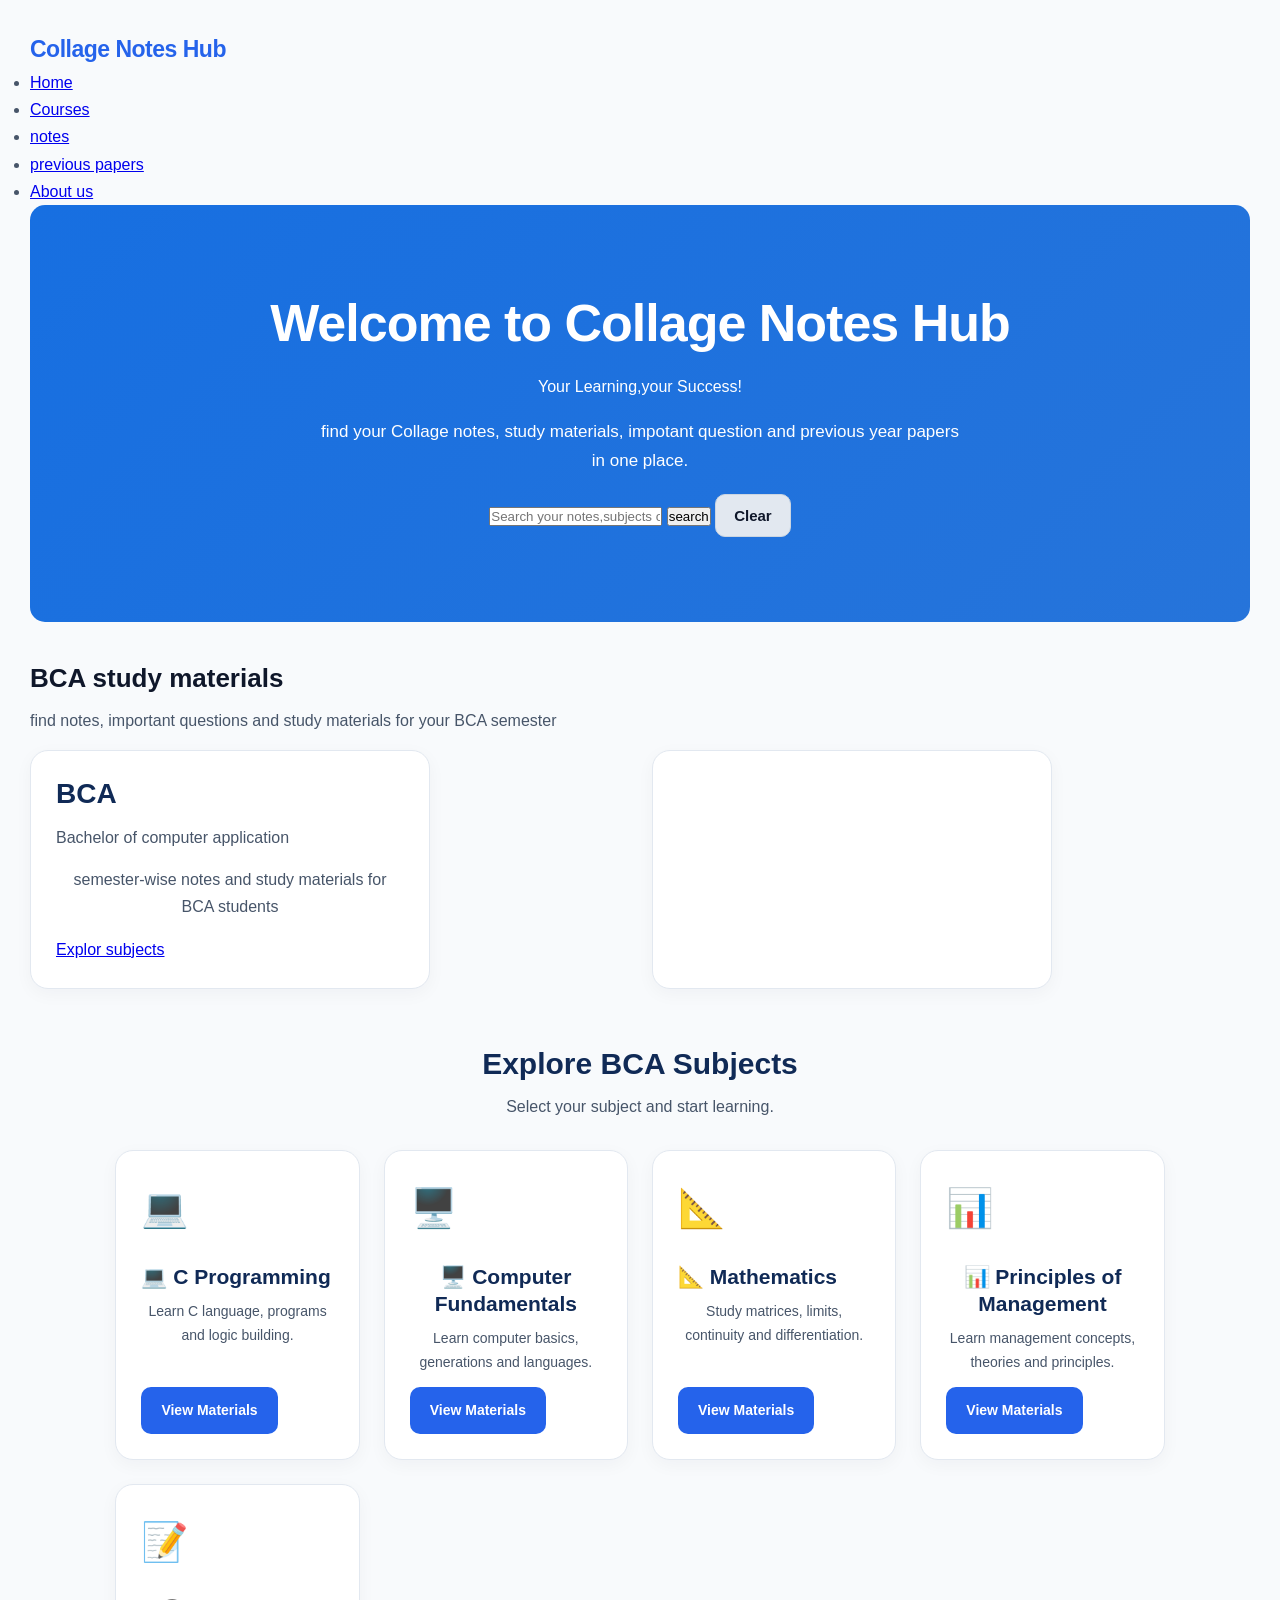
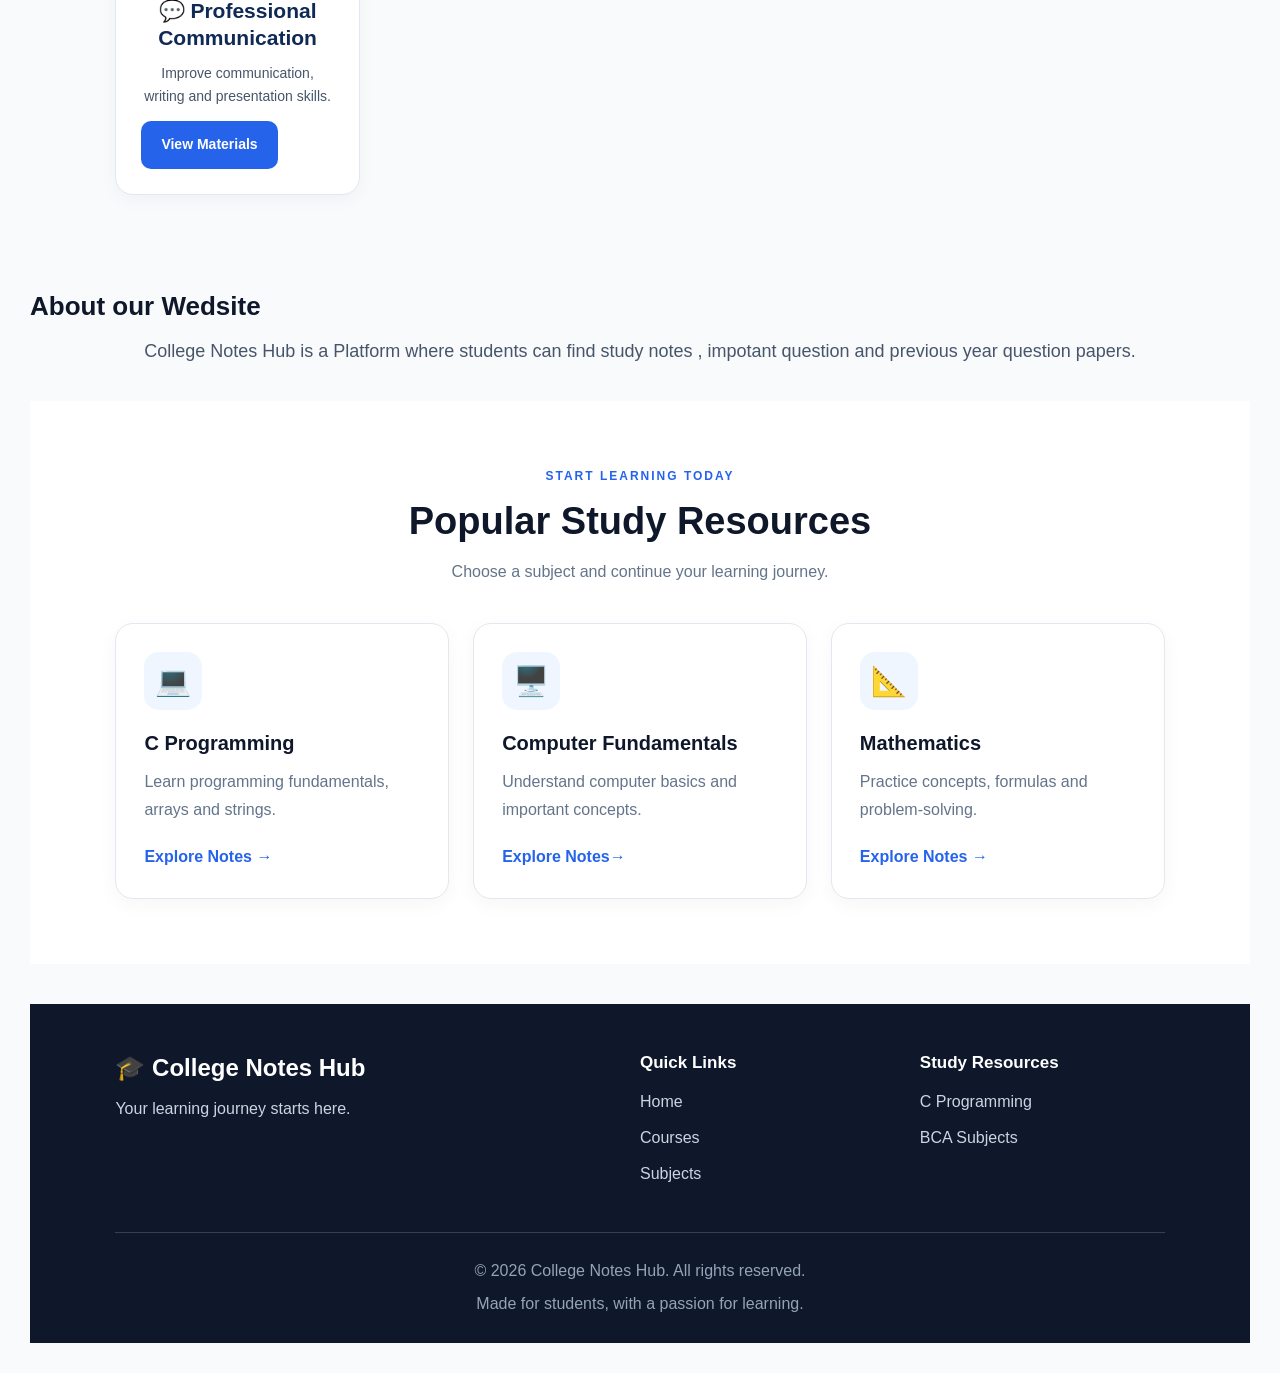
<file: index.html>
<!DOCTYPE html>
<html lang="en">

<head>
    <meta charset="UTF-8">
    <meta name="viewport" content="width=device-width,initial-scale=1.0">
    <title>
        College Notes Hub 
    </title>
    <link rel="stylesheet" href="style.css">

</head>

<body>

    </h1>
    <div class="logo">
        Collage Notes Hub
    </div>
    <ul class="nav-link">
        <li><a href="#home">Home</a></li>
        <li><a href="#courses">Courses</a></li>
        <li><a href="#notes">notes</a></li>
        <li><a href="#papers">previous papers</a></li>
        <li><a href="#about">About us</a></li>
    </ul>
    <!--Hero Section-->
    <section class="hero" id="home">
        <h1>Welcome to Collage Notes Hub</h1>
        <p class="tagline">
            Your Learning,your Success!
        </p>
        <p class="hero-description">
            find your Collage notes, study materials,
            impotant question and previous year papers
            in one place.
        </p>
        <!--Search Bar -->
        <div class="Search-box">
            <input type="text" id="searchInput" placeholder="Search your notes,subjects or Courses...">
            <button type="button" id="searchButton">
                search
            </button>
            
<button id="clearSearchButton" type="button">Clear</button>


        </div>
    </section>
    <!--BCA courses Seaction -->
    <section class="Courses"
    id="Courses">
    <div class="Seaction-heading">
        <h2>BCA study materials</h2>
        <p>
            find notes, important questions and study
            materials for your BCA semester
        </p>
    </div>
    <div class="course-container">
        <!-- BCA card-->
         <div class="course-card">
            <div class="course-icon"> </div> 
            <h3>BCA</h3>
            <p>
                Bachelor of computer application
            </p> 
            <p class="course-detail">
                semester-wise notes and study materials
                for BCA students
            </p>
            <a href="#subjects"
            class="course-buttion">
            Explor subjects
        </a>
         </div>

         <!--BCA card-->
         <div class="course-card">
            <div class="course-icon"> </div>
            
         </div>

    </div>
     </section>
     <!-- BCA Subjects Section -->
<section class="subjects" id="subjects">

    <div class="section-heading">
        <h2>Explore BCA Subjects</h2>

        <p>
            Select your subject and start learning.
        </p>
    </div>

    <div class="subject-container">

        <!-- Subject 1 -->
        <div class="subject-card">
            <div class="subject-icon">💻</div>
            <h3>
<h3>💻 C Programming</h3>
</h3>
            <p>Learn C language, programs and logic building.</p>
            <a href="#notes" class="subject-button">View Materials</a>
        </div>

        <!-- Subject 2 -->
        <div class="subject-card">
            <div class="subject-icon">🖥️</div>
            <h3><h3>🖥️ Computer Fundamentals</h3></h3>
            <p>Learn computer basics, generations and languages.</p>
            <a href="#notes" class="subject-button">View Materials</a>
</a></div>

        <!-- Subject 3 -->
        <div class="subject-card">
            <div class="subject-icon">📐</div>
            <h3><h3>📐 Mathematics</h3></h3>
            <p>Study matrices, limits, continuity and differentiation.</p>
            <a href="#notes" class="subject-button">View Materials</a>
            
        </div>

        <!-- Subject 4 -->
        <div class="subject-card">
            <div class="subject-icon">📊</div>
            <h3><h3>📊 Principles of Management</h3></h3>
            <p>Learn management concepts, theories and principles.</p>
            <a href="#notes" class="subject-button">View Materials</a><a href="management.html">
</a>
        </div>

        <!-- Subject 5 -->
        <div class="subject-card">
            <div class="subject-icon">📝</div>
            <h3><h3>💬 Professional Communication</h3></h3>
            <p>Improve communication, writing and presentation skills.</p>
            <a href="#notes" class="subject-button">View Materials</a>
        </div>

    </div>

</section>
    
    <h2>About our Wedsite</h2>
    <p>
        College Notes Hub is a Platform where students
        can find study notes , impotant question and previous year question papers.
    </p>
    <script src="script.js"></script>
    
<!-- Professional Footer -->
 
<!-- Popular Study Resources -->
<section class="popular-resources" id="resources">
    <div class="resources-heading">
        <p class="resources-label">START LEARNING TODAY</p>
        <h2>Popular Study Resources</h2>
        <p>Choose a subject and continue your learning journey.</p>
    </div>

    <div class="resources-grid">
        <article class="resource-card">
            <div class="resource-icon">💻</div>
            <h3>C Programming</h3>
            <p>Learn programming fundamentals, arrays and strings.</p>
            <a href="c-programming.html">Explore Notes →</a>
        </article>

        <article class="resource-card">
            <div class="resource-icon">🖥️</div>
            <h3>Computer Fundamentals</h3>
            <p>Understand computer basics and important concepts.</p>
            <a href="#subjects"></a><a href="computer-fundamentals.html">
    Explore Notes→
</a>
        </article>

        <article class="resource-card">
            <div class="resource-icon">📐</div>
            <h3>Mathematics</h3>
            <p>Practice concepts, formulas and problem-solving.</p>
            <a href="#subjects"></a>
            <a href="mathematics.html">
                Explore Notes →
</a>
</a>
</a>
        </article>
    </div>
</section>

<footer class="site-footer">
    <div class="footer-content">
        <div class="footer-brand">
            <h2>🎓 College Notes Hub</h2>
            <p>Your learning journey starts here.</p>
        </div>

        <div class="footer-links">
            <h3>Quick Links</h3>
            <a href="#home">Home</a>
            <a href="#courses">Courses</a>
            <a href="#subjects">Subjects</a>
        </div>

        <div class="footer-links">
            <h3>Study Resources</h3>
            <a href="c-programming.html">C Programming</a>
            <a href="#subjects">BCA Subjects</a>
        </div>
    </div>

    <div class="footer-bottom">
        <p>&copy; 2026 College Notes Hub. All rights reserved.</p>
        <p>Made for students, with a passion for learning.</p>
    </div>
</footer>

</body>

<script src="script.js"></script>



</html>
</file>
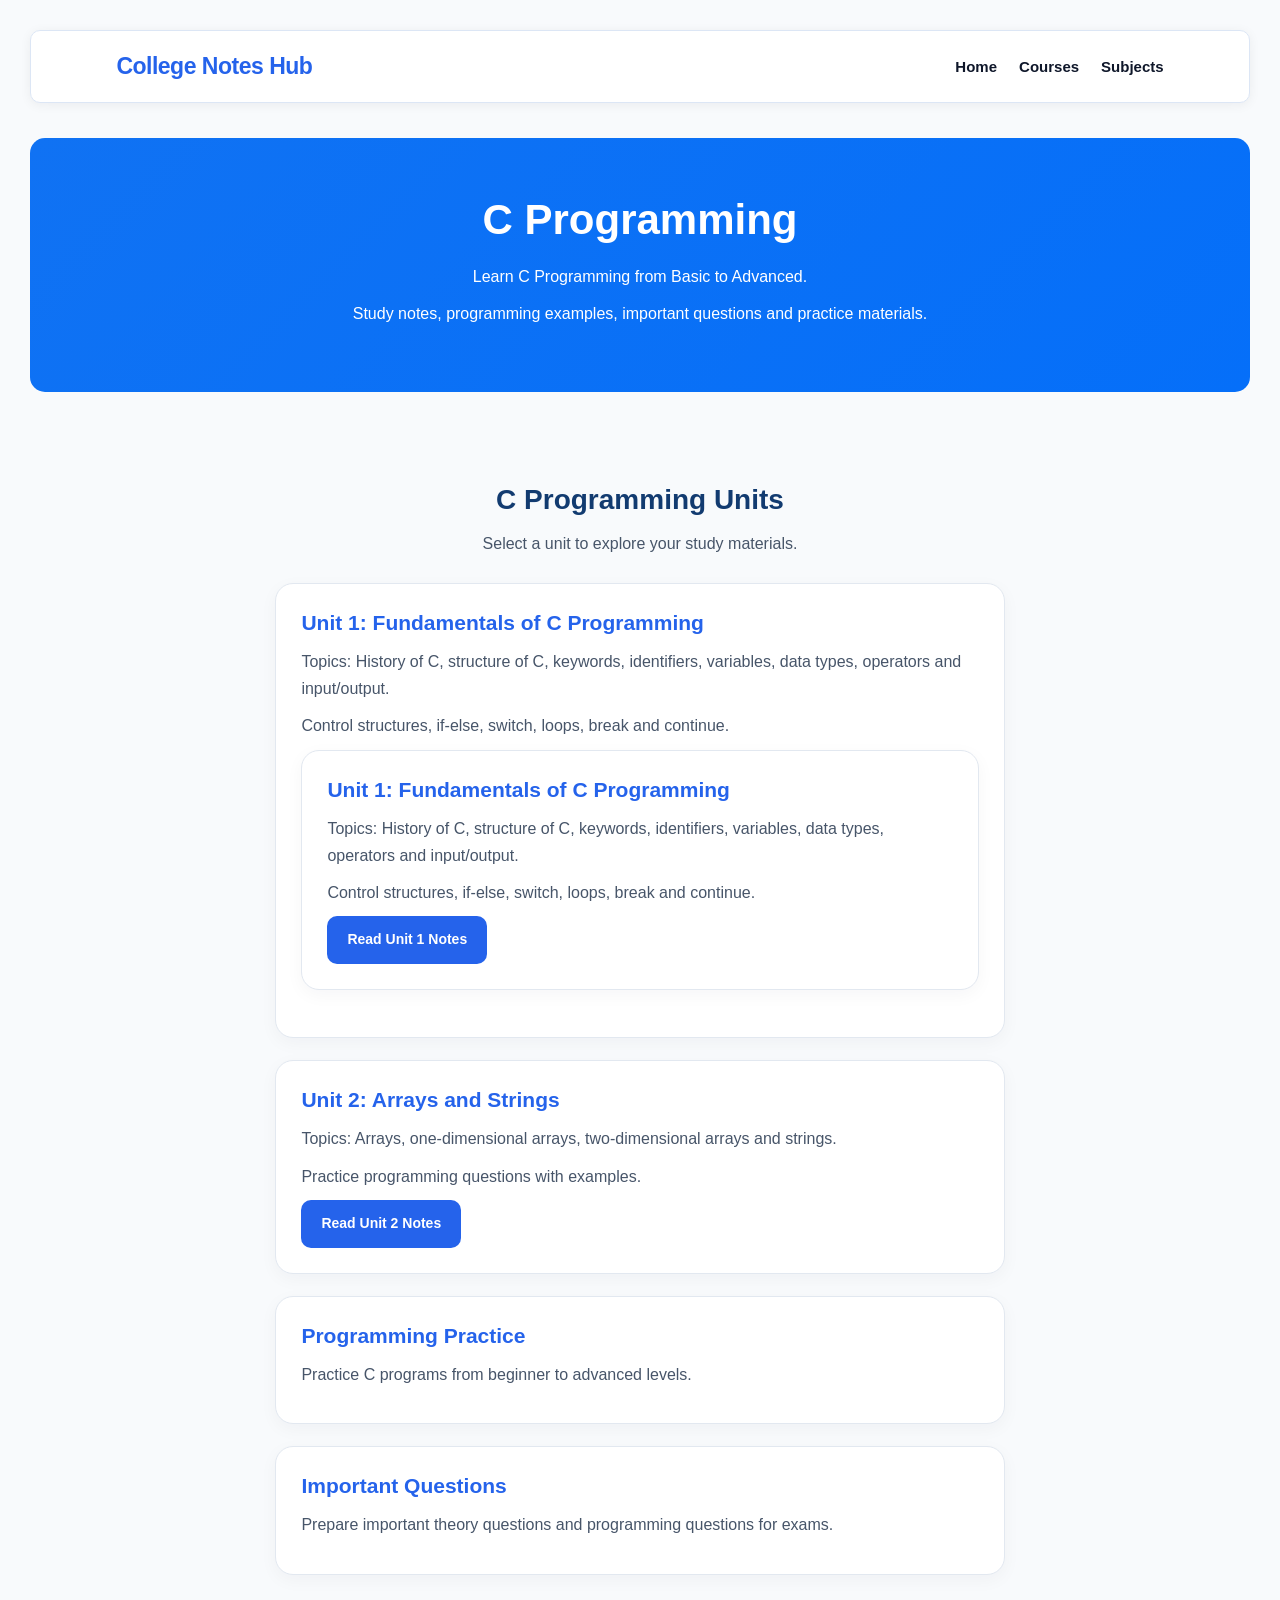
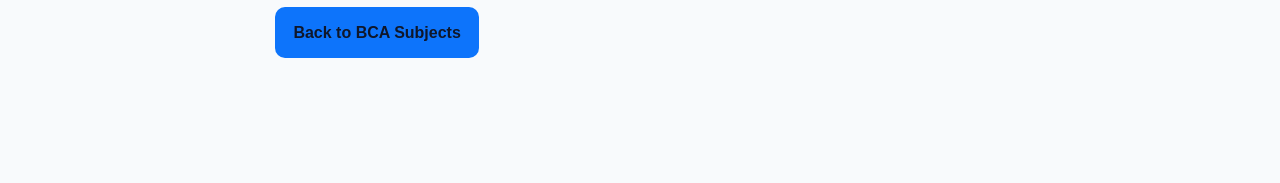
<file: C-programming.html>
<!DOCTYPE html>
<html lang="en">

<head>
    <meta charset="UTF-8">

    <meta name="viewport"
          content="width=device-width, initial-scale=1.0">

    <title>C Programming - College Notes Hub</title>

    <link rel="stylesheet" href="style.css">
</head>

<body>

    <!-- Navigation Bar -->
    <nav class="navbar">

        <div class="logo">
            College Notes Hub
        </div>

        <ul class="nav-links">
            <li><a href="index.html#home">Home</a></li>

            <li><a href="index.html#courses">Courses</a></li>

            <li><a href="index.html#subjects">Subjects</a></li>
        </ul>

    </nav>


    <!-- C Programming Header -->
    <section class="subject-header">

        <h1>C Programming</h1>

        <p>
            Learn C Programming from Basic to Advanced.
        </p>

        <p>
            Study notes, programming examples,
            important questions and practice materials.
        </p>

    </section>


    <!-- Units Section -->
    <section class="unit-section">

        <h2>C Programming Units</h2>

        <p class="unit-intro">
            Select a unit to explore your study materials.
        </p>


        <!-- Unit 1 -->
        <div class="unit-card">

            <h3>Unit 1: Fundamentals of C Programming</h3>

            <p>
                Topics: History of C, structure of C,
                keywords, identifiers, variables,
                data types, operators and input/output.
            </p>

            <p>
                Control structures, if-else, switch,
                loops, break and continue.
            </p>
            <!-- Unit 1 -->
<div class="unit-card">

    <h3>Unit 1: Fundamentals of C Programming</h3>

    <p>
        Topics: History of C, structure of C,
        keywords, identifiers, variables,
        data types, operators and input/output.
    </p>

    <p>
        Control structures, if-else, switch,
        loops, break and continue.
    </p>

    <a href="c-unit-1.html" class="subject-button">
        Read Unit 1 Notes
    </a>

</div>

        </div>


        <!-- Unit 2 -->
        <div class="unit-card">

            <h3>Unit 2: Arrays and Strings</h3>

            <p>
                Topics: Arrays, one-dimensional arrays,
                two-dimensional arrays and strings.
            </p>

            <p>
                Practice programming questions
                with examples.
            </p>
            <a href="c-unit-2.html" class="subject-button">
    Read Unit 2 Notes
</a>


        </div>


        <!-- Programming Practice -->
        <div class="unit-card">

            <h3>Programming Practice</h3>

            <p>
                Practice C programs from beginner
                to advanced levels.
            </p>

        </div>


        <!-- Important Questions -->
        <div class="unit-card">

            <h3>Important Questions</h3>

            <p>
                Prepare important theory questions
                and programming questions for exams.
            </p>

        </div>


        <!-- Back Button -->
        <a href="index.html#subjects" class="back-button">
            Back to BCA Subjects
        </a>

    </section>

</body>

</html>
</file>
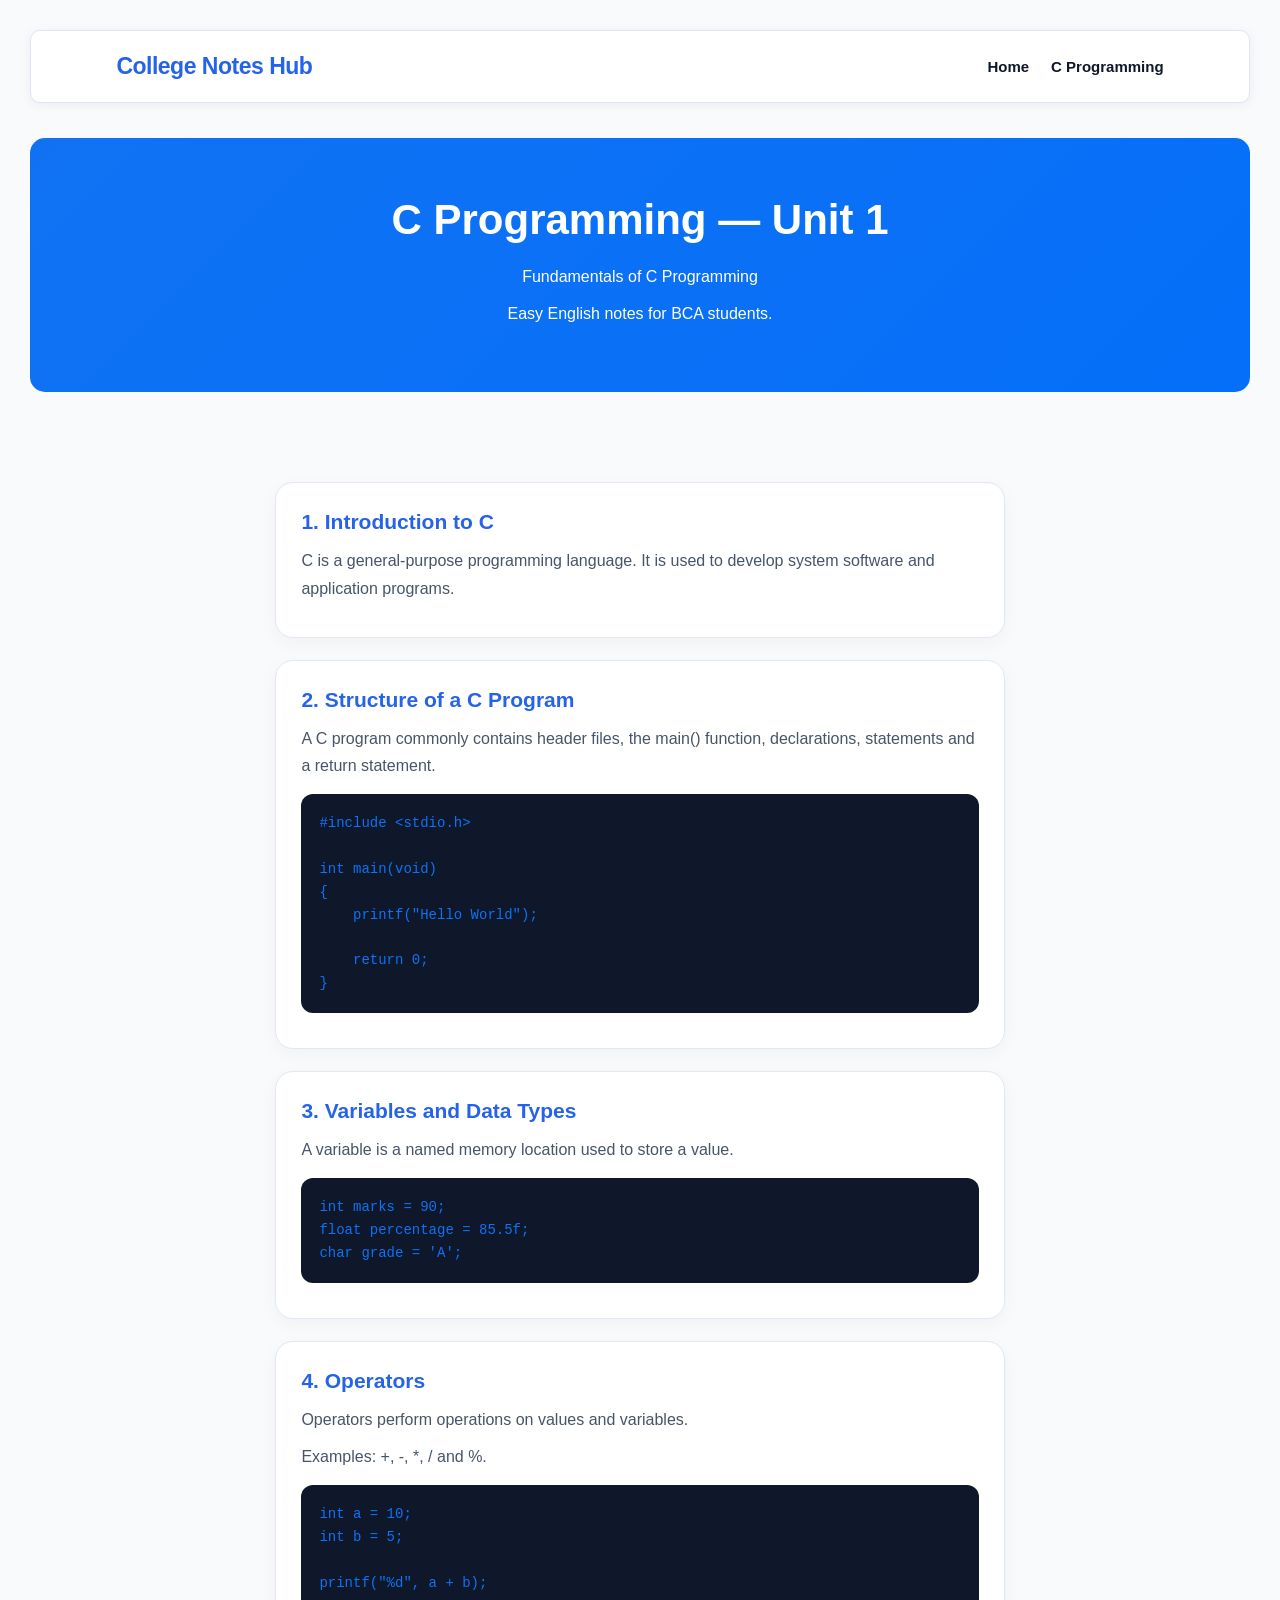
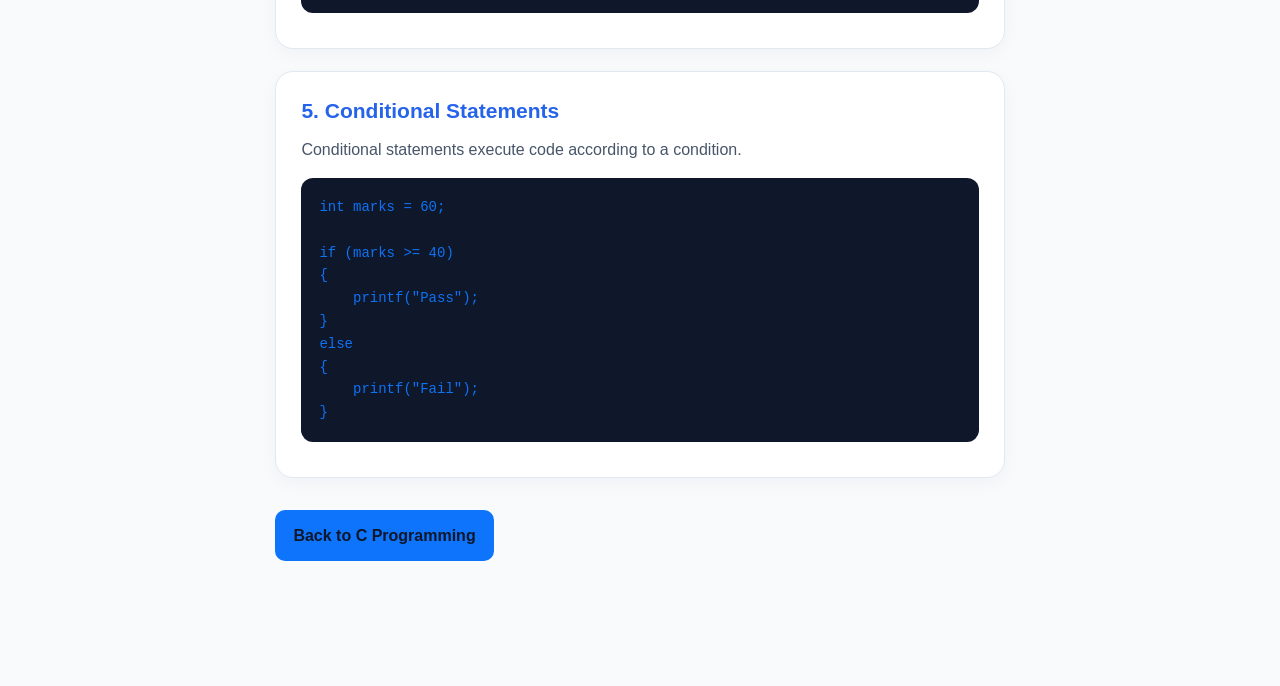
<file: c-unit-1.html>
<!DOCTYPE html>
<html lang="en">

<head>
    <meta charset="UTF-8">

    <meta name="viewport"
          content="width=device-width, initial-scale=1.0">

    <title>C Programming Unit 1 - College Notes Hub</title>

    <link rel="stylesheet" href="style.css">
</head>

<body>

    <nav class="navbar">

        <div class="logo">
            College Notes Hub
        </div>

        <ul class="nav-links">
            <li><a href="index.html#home">Home</a></li>
            <li><a href="c-programming.html">C Programming</a></li>
        </ul>

    </nav>


    <section class="subject-header">

        <h1>C Programming — Unit 1</h1>

        <p>
            Fundamentals of C Programming
        </p>

        <p>
            Easy English notes for BCA students.
        </p>

    </section>


    <section class="unit-section">

        <div class="unit-card">

            <h3>1. Introduction to C</h3>

            <p>
                C is a general-purpose programming language.
                It is used to develop system software and
                application programs.
            </p>

        </div>


        <div class="unit-card">

            <h3>2. Structure of a C Program</h3>

            <p>
                A C program commonly contains header files,
                the main() function, declarations,
                statements and a return statement.
            </p>

            <pre><code>#include &lt;stdio.h&gt;

int main(void)
{
    printf("Hello World");

    return 0;
}</code></pre>

        </div>


        <div class="unit-card">

            <h3>3. Variables and Data Types</h3>

            <p>
                A variable is a named memory location
                used to store a value.
            </p>

            <pre><code>int marks = 90;
float percentage = 85.5f;
char grade = 'A';</code></pre>

        </div>


        <div class="unit-card">

            <h3>4. Operators</h3>

            <p>
                Operators perform operations on values
                and variables.
            </p>

            <p>
                Examples: +, -, *, / and %.
            </p>

            <pre><code>int a = 10;
int b = 5;

printf("%d", a + b);</code></pre>

        </div>


        <div class="unit-card">

            <h3>5. Conditional Statements</h3>

            <p>
                Conditional statements execute code
                according to a condition.
            </p>

            <pre><code>int marks = 60;

if (marks >= 40)
{
    printf("Pass");
}
else
{
    printf("Fail");
}</code></pre>

        </div>


        <a href="c-programming.html" class="back-button">
            Back to C Programming
        </a>

    </section>

</body>

</html>
</file>
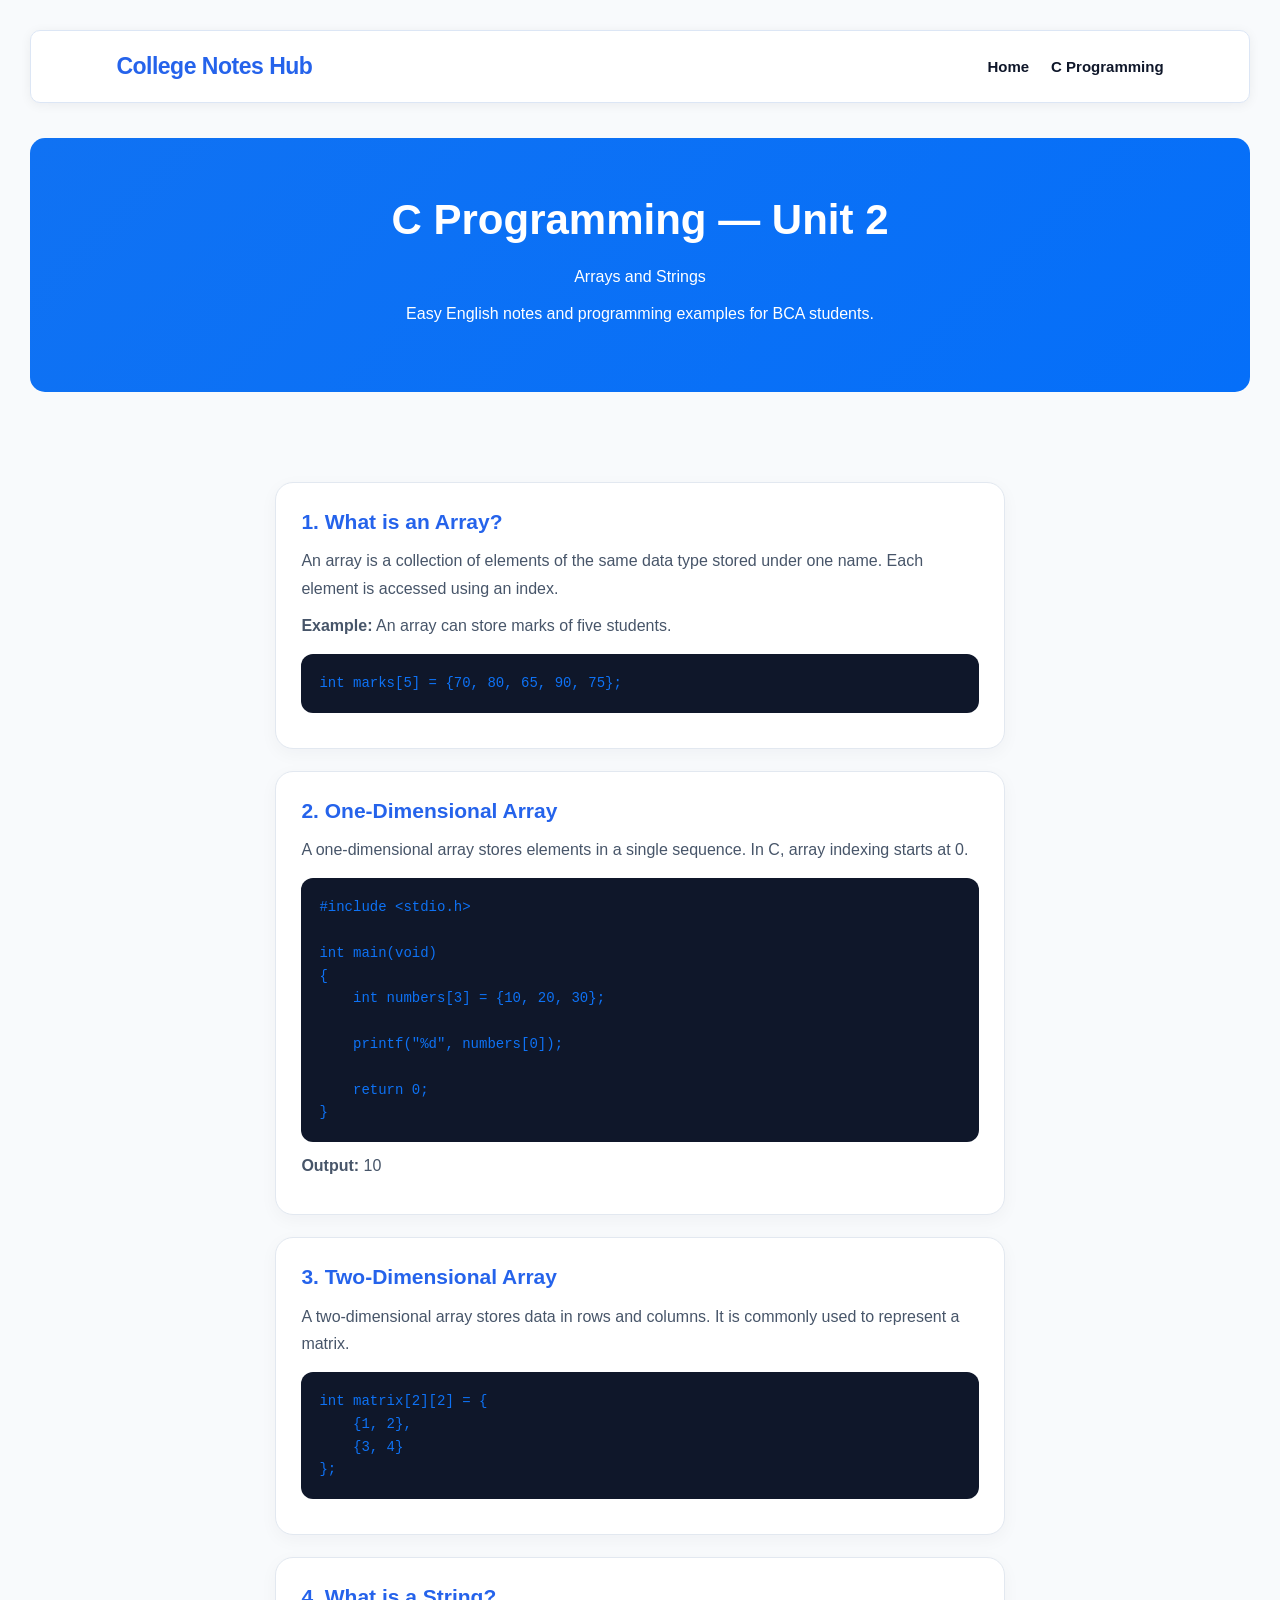
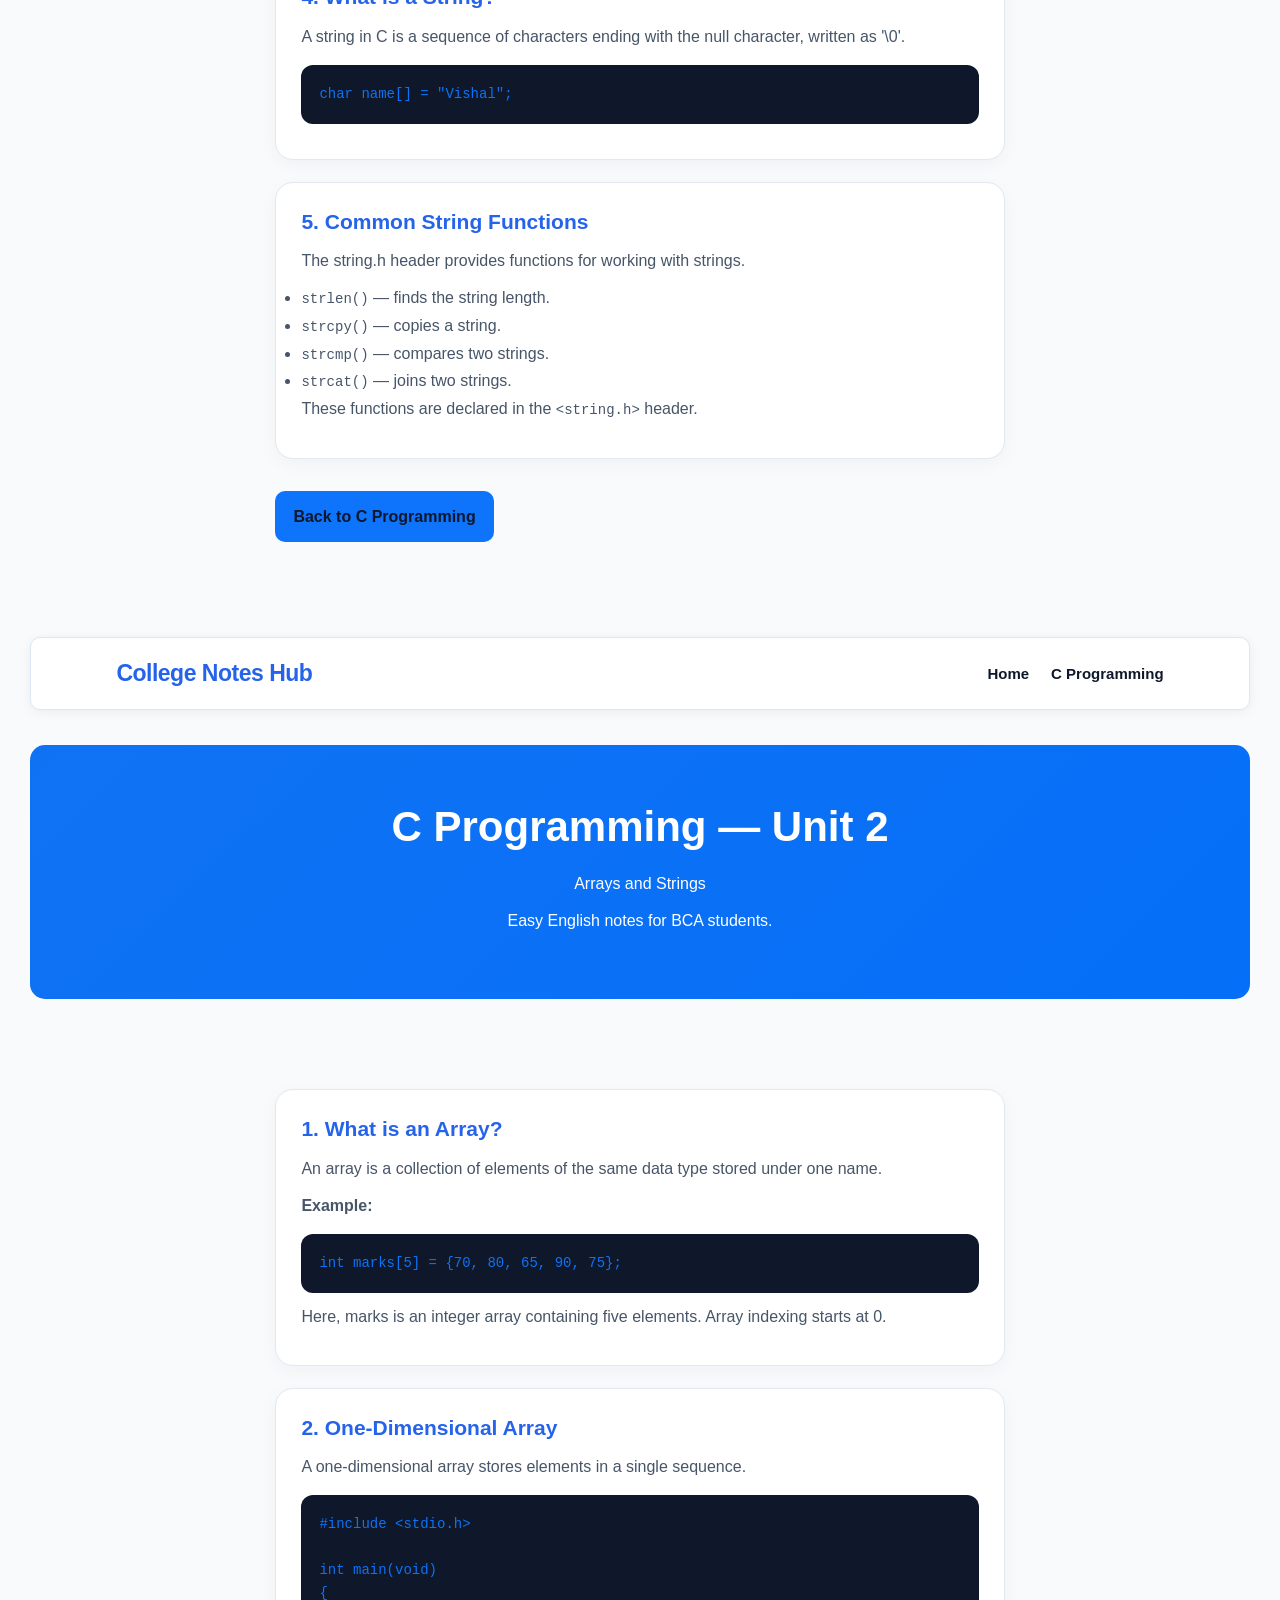
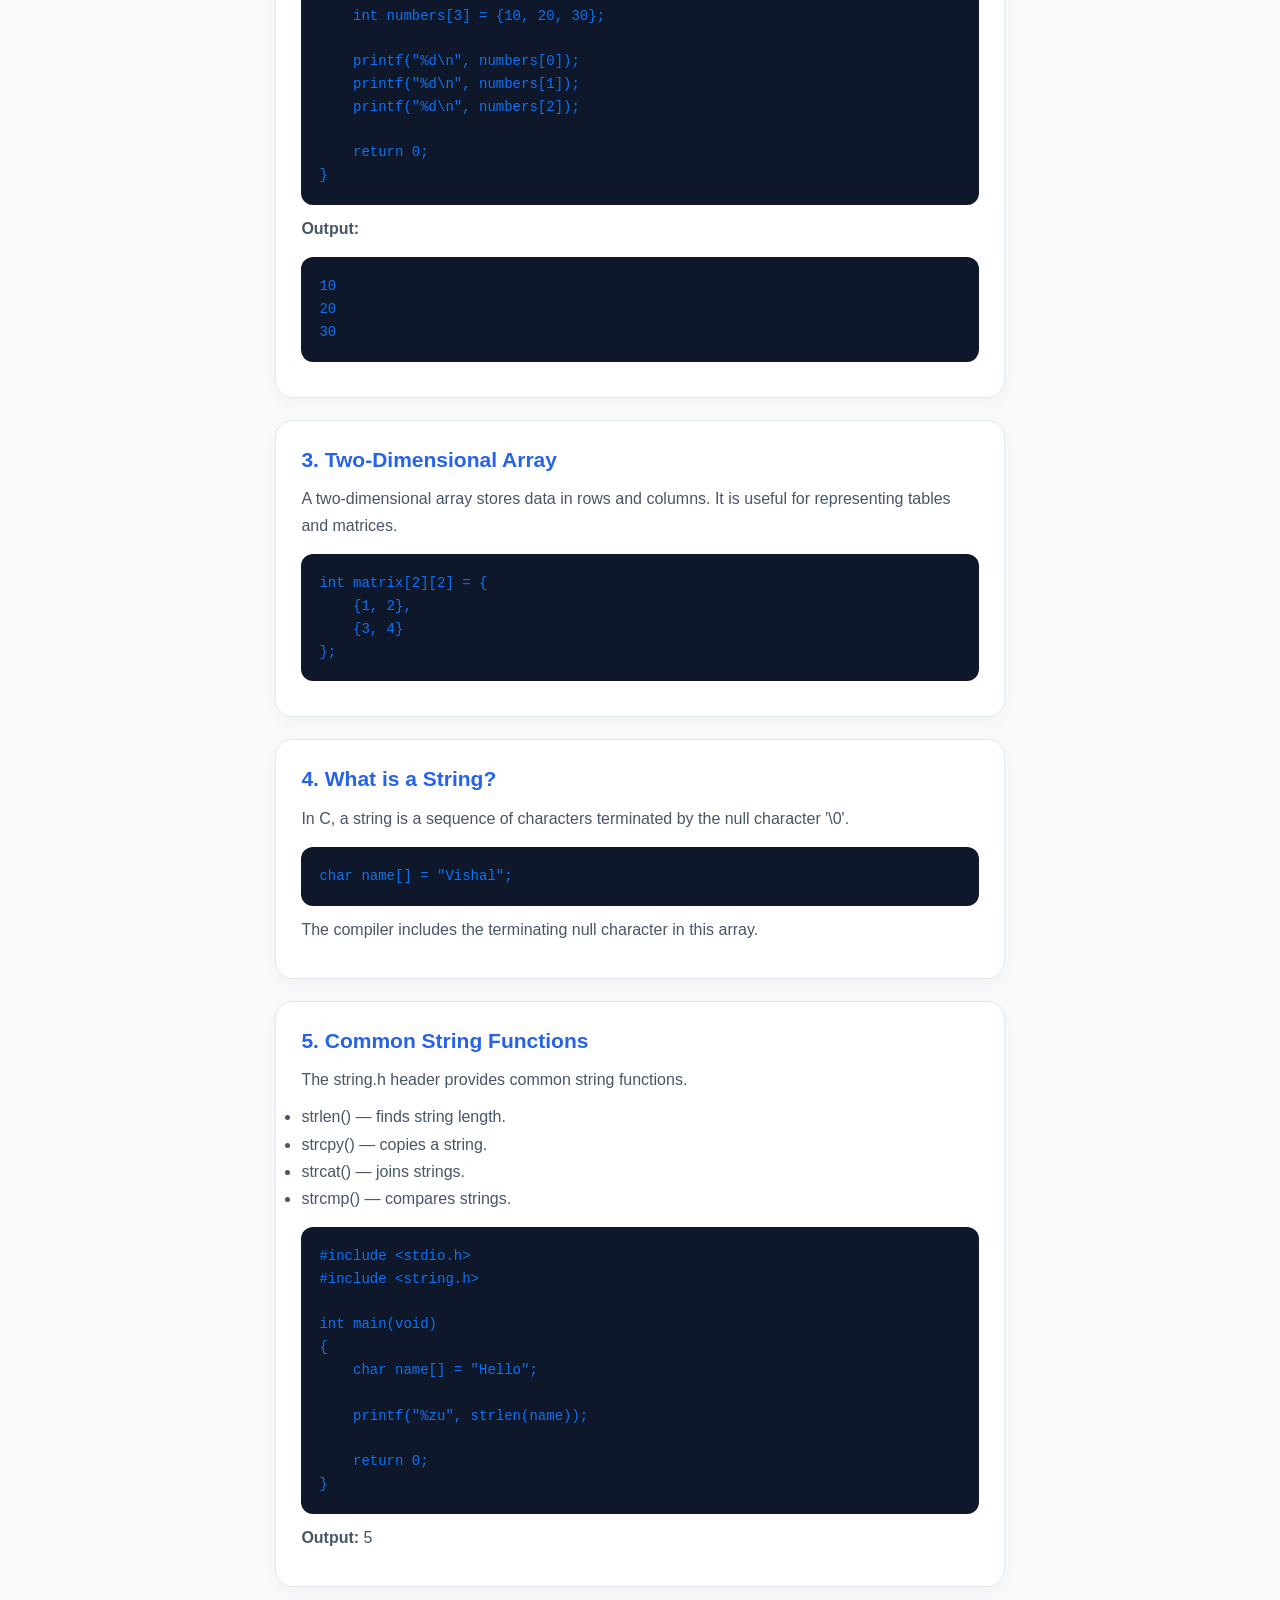
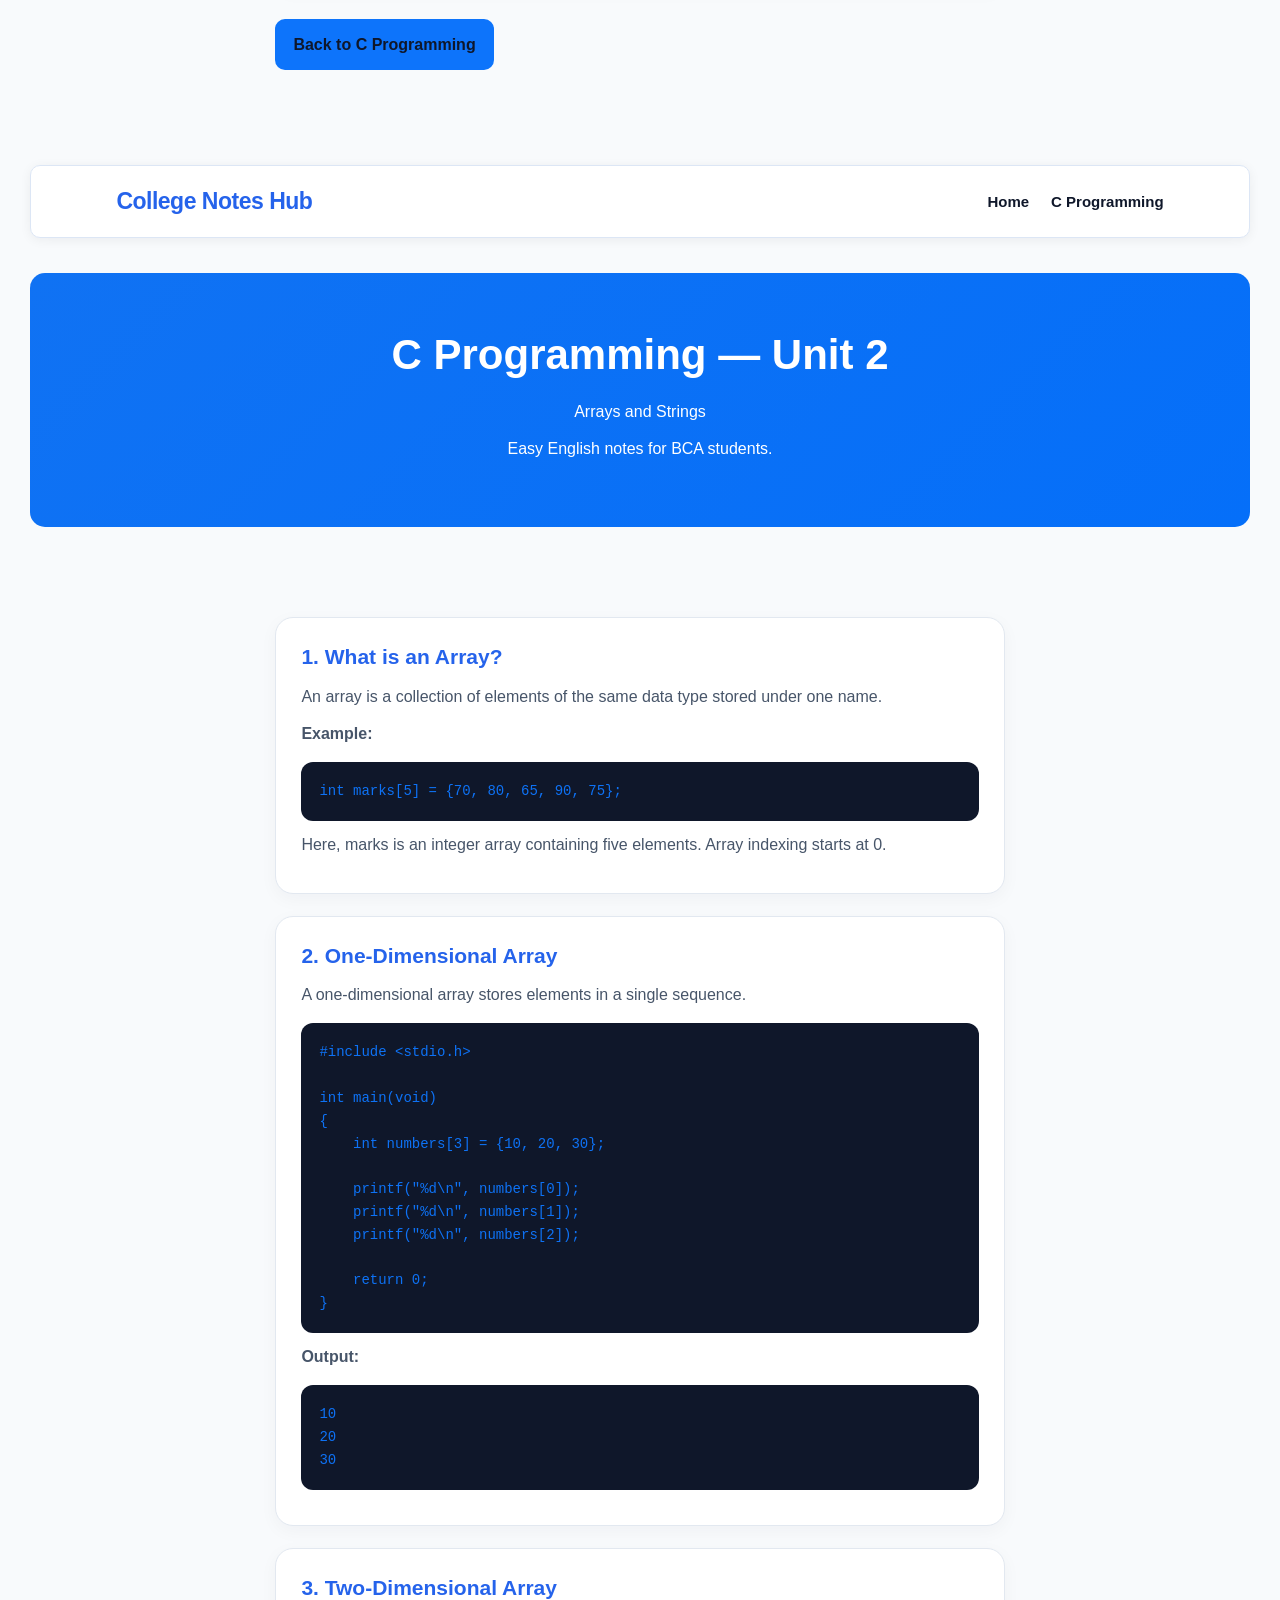
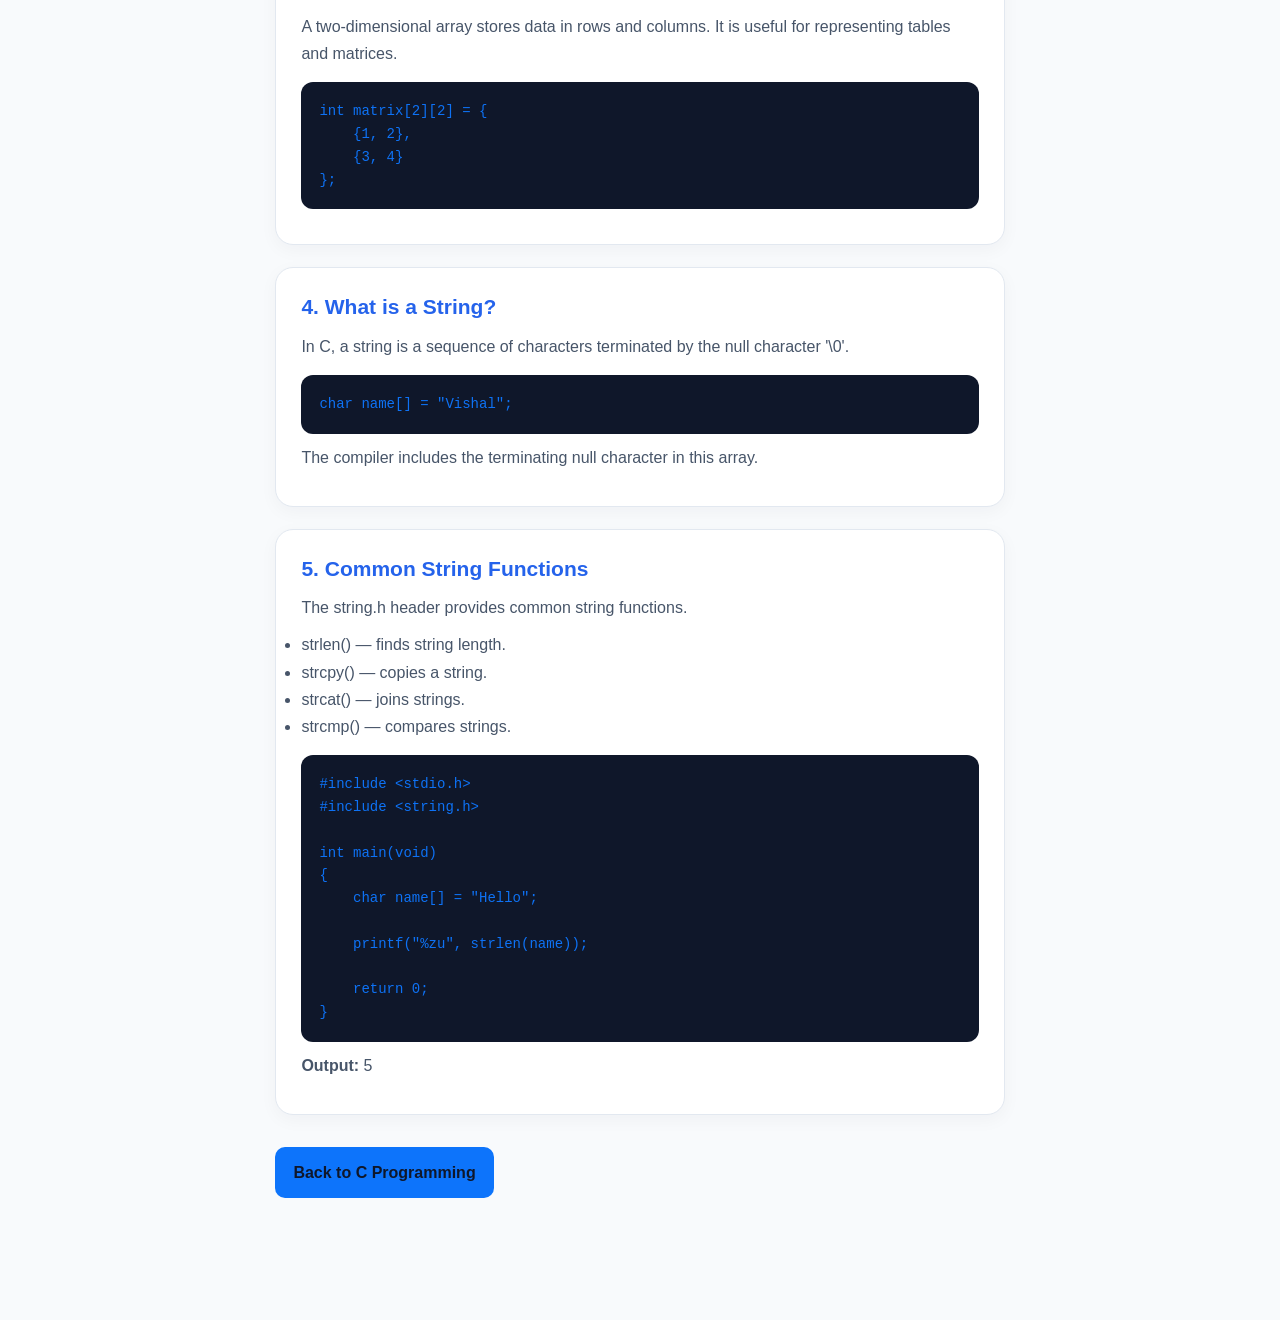
<file: c-unit-2.html>
<!DOCTYPE html>
<html lang="en">

<head>
    <meta charset="UTF-8">
    <meta name="viewport" content="width=device-width, initial-scale=1.0">

    <title>C Programming Unit 2 - College Notes Hub</title>

    <link rel="stylesheet" href="style.css">
</head>

<body>

    <!-- Navigation Bar -->
    <nav class="navbar">

        <div class="logo">College Notes Hub</div>

        <ul class="nav-links">
            <li><a href="index.html#home">Home</a></li>
            <li><a href="c-programming.html">C Programming</a></li>
        </ul>

    </nav>

    <!-- Page Header -->
    <section class="subject-header">

        <h1>C Programming — Unit 2</h1>

        <p>Arrays and Strings</p>

        <p>Easy English notes and programming examples for BCA students.</p>

    </section>

    <!-- Notes Section -->
    <section class="unit-section">

        <!-- Topic 1 -->
        <div class="unit-card">

            <h3>1. What is an Array?</h3>

            <p>
                An array is a collection of elements of the same data type
                stored under one name. Each element is accessed using an index.
            </p>

            <p><strong>Example:</strong> An array can store marks of five students.</p>

            <pre><code>int marks[5] = {70, 80, 65, 90, 75};</code></pre>

        </div>

        <!-- Topic 2 -->
        <div class="unit-card">

            <h3>2. One-Dimensional Array</h3>

            <p>
                A one-dimensional array stores elements in a single sequence.
                In C, array indexing starts at 0.
            </p>

            <pre><code>#include &lt;stdio.h&gt;

int main(void)
{
    int numbers[3] = {10, 20, 30};

    printf("%d", numbers[0]);

    return 0;
}</code></pre>

            <p><strong>Output:</strong> 10</p>

        </div>

        <!-- Topic 3 -->
        <div class="unit-card">

            <h3>3. Two-Dimensional Array</h3>

            <p>
                A two-dimensional array stores data in rows and columns.
                It is commonly used to represent a matrix.
            </p>

            <pre><code>int matrix[2][2] = {
    {1, 2},
    {3, 4}
};</code></pre>

        </div>

        <!-- Topic 4 -->
        <div class="unit-card">

            <h3>4. What is a String?</h3>

            <p>
                A string in C is a sequence of characters ending with
                the null character, written as '\0'.
            </p>

            <pre><code>char name[] = "Vishal";</code></pre>

        </div>

        <!-- Topic 5 -->
        <div class="unit-card">

            <h3>5. Common String Functions</h3>

            <p>
                The string.h header provides functions for working with strings.
            </p>

            <ul>
                <li><code>strlen()</code> — finds the string length.</li>
                <li><code>strcpy()</code> — copies a string.</li>
                <li><code>strcmp()</code> — compares two strings.</li>
                <li><code>strcat()</code> — joins two strings.</li>
            </ul>

            <p>
                These functions are declared in the
                <code>&lt;string.h&gt;</code> header.
            </p>

        </div>

        <!-- Back Link -->
        <a href="c-programming.html" class="back-button">
            Back to C Programming
        </a>

    </section>

</body>

</html>

<!DOCTYPE html>
<html lang="en">

<head>
    <meta charset="UTF-8">
    <meta name="viewport" content="width=device-width, initial-scale=1.0">

    <title>C Programming Unit 2 - College Notes Hub</title>

    <link rel="stylesheet" href="style.css">
</head>

<body>

    <nav class="navbar">
        <div class="logo">College Notes Hub</div>

        <ul class="nav-links">
            <li><a href="index.html#home">Home</a></li>
            <li><a href="c-programming.html">C Programming</a></li>
        </ul>
    </nav>

    <section class="subject-header">
        <h1>C Programming — Unit 2</h1>
        <p>Arrays and Strings</p>
        <p>Easy English notes for BCA students.</p>
    </section>

    <section class="unit-section">

        <div class="unit-card">
            <h3>1. What is an Array?</h3>

            <p>
                An array is a collection of elements of the
                same data type stored under one name.
            </p>

            <p><strong>Example:</strong></p>

            <pre><code>int marks[5] = {70, 80, 65, 90, 75};</code></pre>

            <p>
                Here, marks is an integer array containing
                five elements. Array indexing starts at 0.
            </p>
        </div>

        <div class="unit-card">
            <h3>2. One-Dimensional Array</h3>

            <p>
                A one-dimensional array stores elements in
                a single sequence.
            </p>

            <pre><code>#include &lt;stdio.h&gt;

int main(void)
{
    int numbers[3] = {10, 20, 30};

    printf("%d\n", numbers[0]);
    printf("%d\n", numbers[1]);
    printf("%d\n", numbers[2]);

    return 0;
}</code></pre>

            <p><strong>Output:</strong></p>

            <pre><code>10
20
30</code></pre>
        </div>

        <div class="unit-card">
            <h3>3. Two-Dimensional Array</h3>

            <p>
                A two-dimensional array stores data in rows
                and columns. It is useful for representing
                tables and matrices.
            </p>

            <pre><code>int matrix[2][2] = {
    {1, 2},
    {3, 4}
};</code></pre>
        </div>

        <div class="unit-card">
            <h3>4. What is a String?</h3>

            <p>
                In C, a string is a sequence of characters
                terminated by the null character '\0'.
            </p>

            <pre><code>char name[] = "Vishal";</code></pre>

            <p>
                The compiler includes the terminating null
                character in this array.
            </p>
        </div>

        <div class="unit-card">
            <h3>5. Common String Functions</h3>

            <p>
                The string.h header provides common string
                functions.
            </p>

            <ul>
                <li>strlen() — finds string length.</li>
                <li>strcpy() — copies a string.</li>
                <li>strcat() — joins strings.</li>
                <li>strcmp() — compares strings.</li>
            </ul>

            <pre><code>#include &lt;stdio.h&gt;
#include &lt;string.h&gt;

int main(void)
{
    char name[] = "Hello";

    printf("%zu", strlen(name));

    return 0;
}</code></pre>

            <p><strong>Output:</strong> 5</p>
        </div>

        <a href="c-programming.html" class="back-button">
            Back to C Programming
        </a>

    </section>

</body>
</html>

<!DOCTYPE html>
<html lang="en">

<head>
    <meta charset="UTF-8">
    <meta name="viewport" content="width=device-width, initial-scale=1.0">

    <title>C Programming Unit 2 - College Notes Hub</title>

    <link rel="stylesheet" href="style.css">
</head>

<body>

    <nav class="navbar">
        <div class="logo">College Notes Hub</div>

        <ul class="nav-links">
            <li><a href="index.html#home">Home</a></li>
            <li><a href="c-programming.html">C Programming</a></li>
        </ul>
    </nav>

    <section class="subject-header">
        <h1>C Programming — Unit 2</h1>
        <p>Arrays and Strings</p>
        <p>Easy English notes for BCA students.</p>
    </section>

    <section class="unit-section">

        <div class="unit-card">
            <h3>1. What is an Array?</h3>

            <p>
                An array is a collection of elements of the
                same data type stored under one name.
            </p>

            <p><strong>Example:</strong></p>

            <pre><code>int marks[5] = {70, 80, 65, 90, 75};</code></pre>

            <p>
                Here, marks is an integer array containing
                five elements. Array indexing starts at 0.
            </p>
        </div>

        <div class="unit-card">
            <h3>2. One-Dimensional Array</h3>

            <p>
                A one-dimensional array stores elements in
                a single sequence.
            </p>

            <pre><code>#include &lt;stdio.h&gt;

int main(void)
{
    int numbers[3] = {10, 20, 30};

    printf("%d\n", numbers[0]);
    printf("%d\n", numbers[1]);
    printf("%d\n", numbers[2]);

    return 0;
}</code></pre>

            <p><strong>Output:</strong></p>

            <pre><code>10
20
30</code></pre>
        </div>

        <div class="unit-card">
            <h3>3. Two-Dimensional Array</h3>

            <p>
                A two-dimensional array stores data in rows
                and columns. It is useful for representing
                tables and matrices.
            </p>

            <pre><code>int matrix[2][2] = {
    {1, 2},
    {3, 4}
};</code></pre>
        </div>

        <div class="unit-card">
            <h3>4. What is a String?</h3>

            <p>
                In C, a string is a sequence of characters
                terminated by the null character '\0'.
            </p>

            <pre><code>char name[] = "Vishal";</code></pre>

            <p>
                The compiler includes the terminating null
                character in this array.
            </p>
        </div>

        <div class="unit-card">
            <h3>5. Common String Functions</h3>

            <p>
                The string.h header provides common string
                functions.
            </p>

            <ul>
                <li>strlen() — finds string length.</li>
                <li>strcpy() — copies a string.</li>
                <li>strcat() — joins strings.</li>
                <li>strcmp() — compares strings.</li>
            </ul>

            <pre><code>#include &lt;stdio.h&gt;
#include &lt;string.h&gt;

int main(void)
{
    char name[] = "Hello";

    printf("%zu", strlen(name));

    return 0;
}</code></pre>

            <p><strong>Output:</strong> 5</p>
        </div>

        <a href="c-programming.html" class="back-button">
            Back to C Programming
        </a>

    </section>

</body>
</html>
</file>
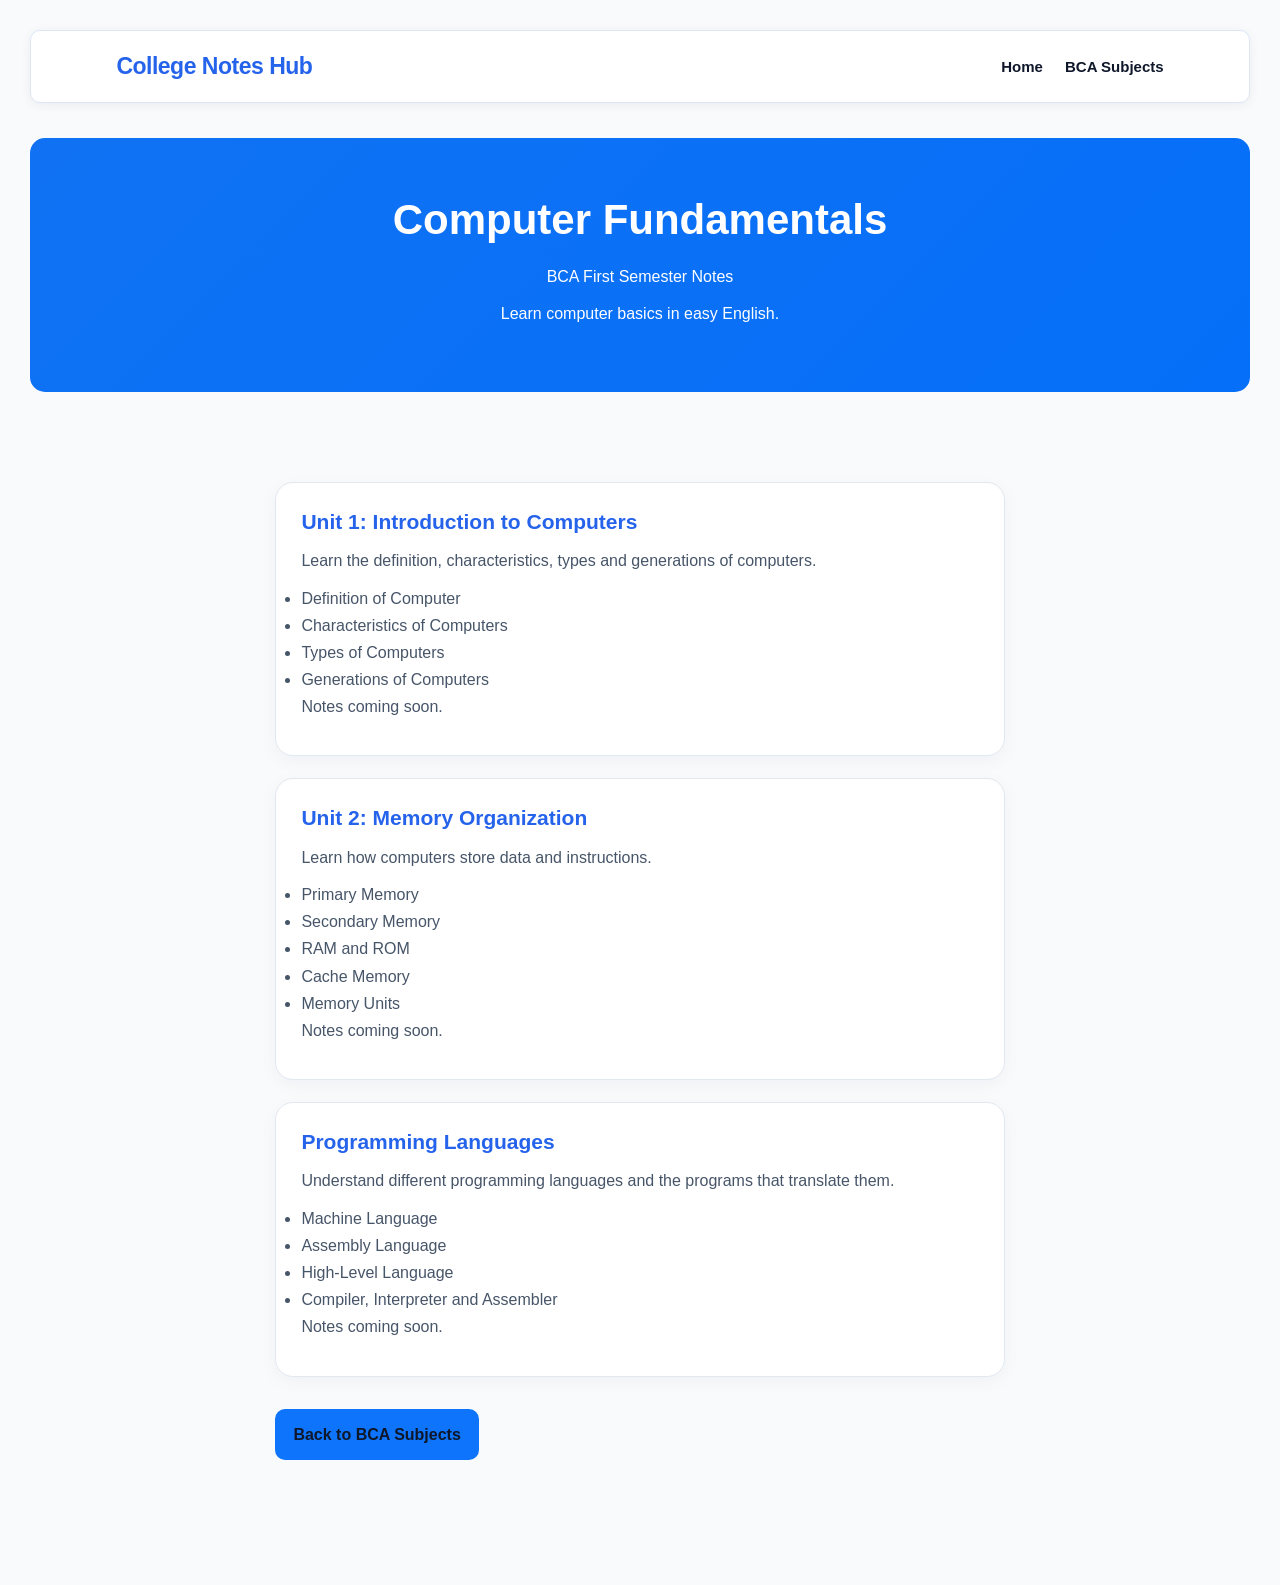
<file: computer-fundamentals.html>
<!DOCTYPE html>
<html lang="en">

<head>
    <meta charset="UTF-8">
    <meta name="viewport" content="width=device-width, initial-scale=1.0">

    <title>Computer Fundamentals - College Notes Hub</title>

    <link rel="stylesheet" href="style.css">
</head>

<body>

    <nav class="navbar">
        <div class="logo">College Notes Hub</div>

        <ul class="nav-links">
            <li><a href="index.html#home">Home</a></li>
            <li><a href="index.html#subjects">BCA Subjects</a></li>
        </ul>
    </nav>

    <section class="subject-header">
        <h1>Computer Fundamentals</h1>
        <p>BCA First Semester Notes</p>
        <p>Learn computer basics in easy English.</p>
    </section>

    <section class="unit-section">

        <div class="unit-card">
            <h3>Unit 1: Introduction to Computers</h3>

            <p>
                Learn the definition, characteristics,
                types and generations of computers.
            </p>

            <ul>
                <li>Definition of Computer</li>
                <li>Characteristics of Computers</li>
                <li>Types of Computers</li>
                <li>Generations of Computers</li>
            </ul>

            <p>Notes coming soon.</p>
        </div>

        <div class="unit-card">
            <h3>Unit 2: Memory Organization</h3>

            <p>
                Learn how computers store data and instructions.
            </p>

            <ul>
                <li>Primary Memory</li>
                <li>Secondary Memory</li>
                <li>RAM and ROM</li>
                <li>Cache Memory</li>
                <li>Memory Units</li>
            </ul>

            <p>Notes coming soon.</p>
        </div>

        <div class="unit-card">
            <h3>Programming Languages</h3>

            <p>
                Understand different programming languages
                and the programs that translate them.
            </p>

            <ul>
                <li>Machine Language</li>
                <li>Assembly Language</li>
                <li>High-Level Language</li>
                <li>Compiler, Interpreter and Assembler</li>
            </ul>

            <p>Notes coming soon.</p>
        </div>

        <a href="index.html#subjects" class="back-button">
            Back to BCA Subjects
        </a>

    </section>

</body>
</html>
</file>
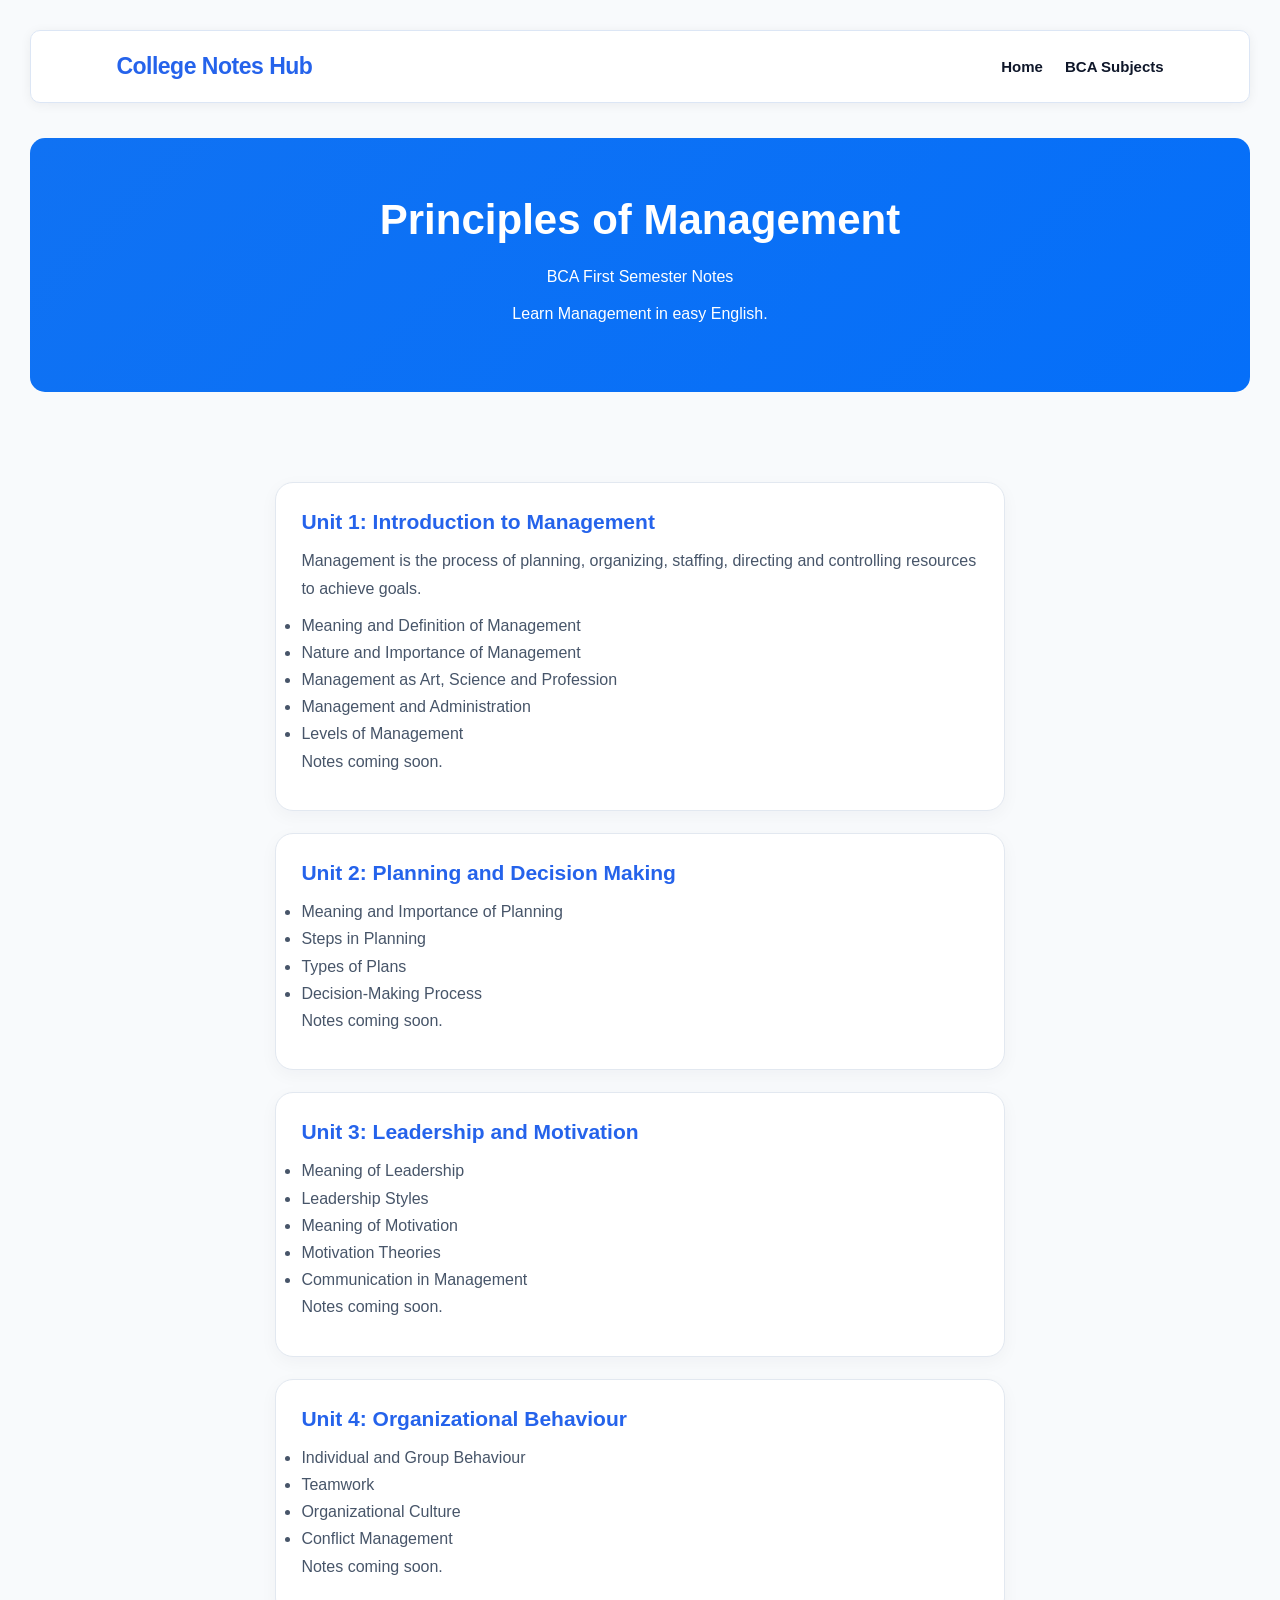
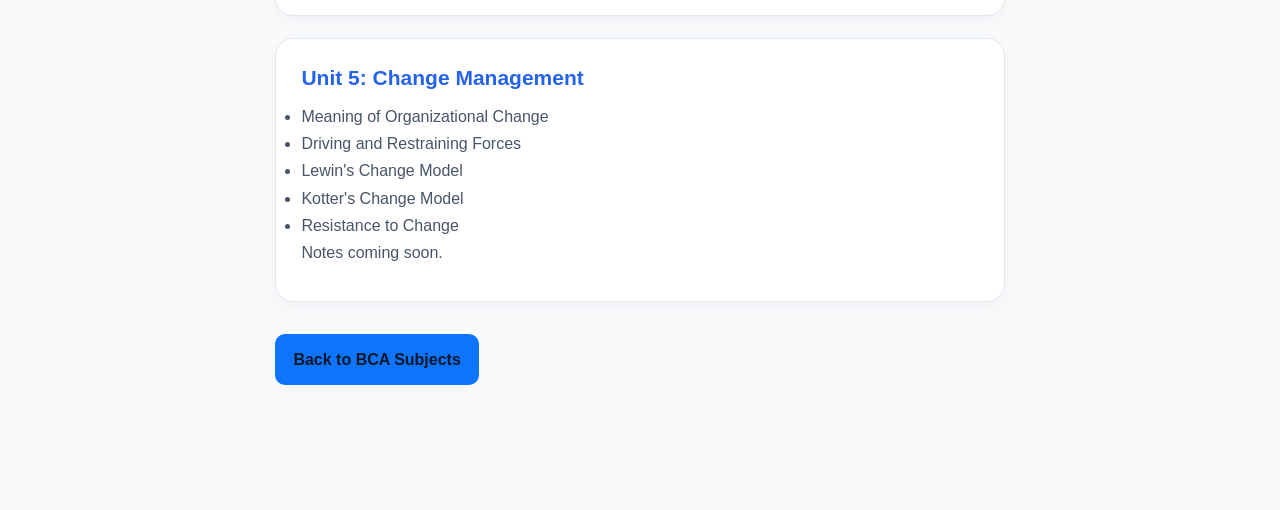
<file: management.html>
<!DOCTYPE html>
<html lang="en">

<head>
    <meta charset="UTF-8">
    <meta name="viewport" content="width=device-width, initial-scale=1.0">

    <title>Principles of Management - College Notes Hub</title>

    <link rel="stylesheet" href="style.css">
</head>

<body>

    <nav class="navbar">
        <div class="logo">College Notes Hub</div>

        <ul class="nav-links">
            <li><a href="index.html#home">Home</a></li>
            <li><a href="index.html#subjects">BCA Subjects</a></li>
        </ul>
    </nav>

    <section class="subject-header">
        <h1>Principles of Management</h1>
        <p>BCA First Semester Notes</p>
        <p>Learn Management in easy English.</p>
    </section>

    <section class="unit-section">

        <div class="unit-card">
            <h3>Unit 1: Introduction to Management</h3>

            <p>
                Management is the process of planning,
                organizing, staffing, directing and controlling
                resources to achieve goals.
            </p>

            <ul>
                <li>Meaning and Definition of Management</li>
                <li>Nature and Importance of Management</li>
                <li>Management as Art, Science and Profession</li>
                <li>Management and Administration</li>
                <li>Levels of Management</li>
            </ul>

            <p>Notes coming soon.</p>
        </div>

        <div class="unit-card">
            <h3>Unit 2: Planning and Decision Making</h3>

            <ul>
                <li>Meaning and Importance of Planning</li>
                <li>Steps in Planning</li>
                <li>Types of Plans</li>
                <li>Decision-Making Process</li>
            </ul>

            <p>Notes coming soon.</p>
        </div>

        <div class="unit-card">
            <h3>Unit 3: Leadership and Motivation</h3>

            <ul>
                <li>Meaning of Leadership</li>
                <li>Leadership Styles</li>
                <li>Meaning of Motivation</li>
                <li>Motivation Theories</li>
                <li>Communication in Management</li>
            </ul>

            <p>Notes coming soon.</p>
        </div>

        <div class="unit-card">
            <h3>Unit 4: Organizational Behaviour</h3>

            <ul>
                <li>Individual and Group Behaviour</li>
                <li>Teamwork</li>
                <li>Organizational Culture</li>
                <li>Conflict Management</li>
            </ul>

            <p>Notes coming soon.</p>
        </div>

        <div class="unit-card">
            <h3>Unit 5: Change Management</h3>

            <ul>
                <li>Meaning of Organizational Change</li>
                <li>Driving and Restraining Forces</li>
                <li>Lewin's Change Model</li>
                <li>Kotter's Change Model</li>
                <li>Resistance to Change</li>
            </ul>

            <p>Notes coming soon.</p>
        </div>

        <a href="index.html#subjects" class="back-button">
            Back to BCA Subjects
        </a>

    </section>

</body>
</html>
</file>
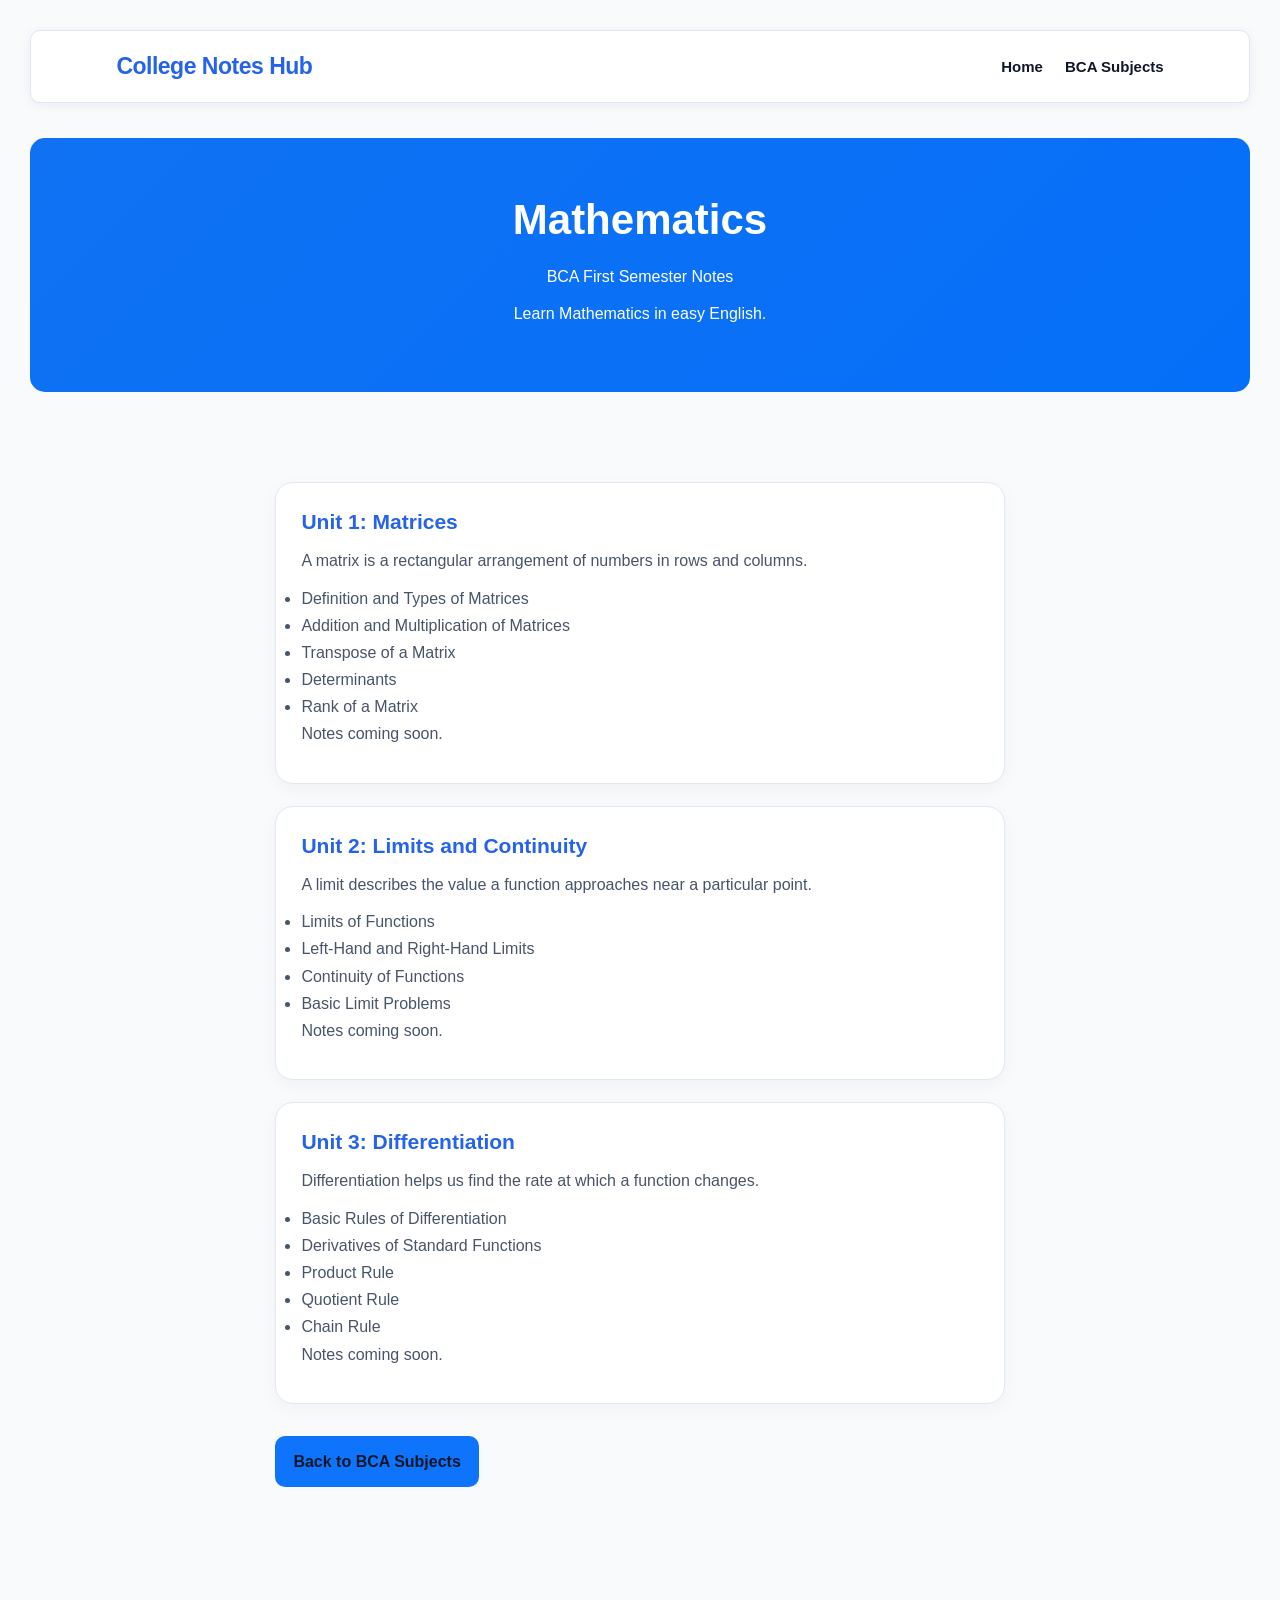
<file: mathematics.html>
<!DOCTYPE html>
<html lang="en">

<head>
    <meta charset="UTF-8">
    <meta name="viewport" content="width=device-width, initial-scale=1.0">

    <title>Mathematics - College Notes Hub</title>

    <link rel="stylesheet" href="style.css">
</head>

<body>

    <nav class="navbar">
        <div class="logo">College Notes Hub</div>

        <ul class="nav-links">
            <li><a href="index.html#home">Home</a></li>
            <li><a href="index.html#subjects">BCA Subjects</a></li>
        </ul>
    </nav>

    <section class="subject-header">
        <h1>Mathematics</h1>
        <p>BCA First Semester Notes</p>
        <p>Learn Mathematics in easy English.</p>
    </section>

    <section class="unit-section">

        <div class="unit-card">
            <h3>Unit 1: Matrices</h3>

            <p>
                A matrix is a rectangular arrangement
                of numbers in rows and columns.
            </p>

            <ul>
                <li>Definition and Types of Matrices</li>
                <li>Addition and Multiplication of Matrices</li>
                <li>Transpose of a Matrix</li>
                <li>Determinants</li>
                <li>Rank of a Matrix</li>
            </ul>

            <p>Notes coming soon.</p>
        </div>

        <div class="unit-card">
            <h3>Unit 2: Limits and Continuity</h3>

            <p>
                A limit describes the value a function
                approaches near a particular point.
            </p>

            <ul>
                <li>Limits of Functions</li>
                <li>Left-Hand and Right-Hand Limits</li>
                <li>Continuity of Functions</li>
                <li>Basic Limit Problems</li>
            </ul>

            <p>Notes coming soon.</p>
        </div>

        <div class="unit-card">
            <h3>Unit 3: Differentiation</h3>

            <p>
                Differentiation helps us find the rate
                at which a function changes.
            </p>

            <ul>
                <li>Basic Rules of Differentiation</li>
                <li>Derivatives of Standard Functions</li>
                <li>Product Rule</li>
                <li>Quotient Rule</li>
                <li>Chain Rule</li>
            </ul>

            <p>Notes coming soon.</p>
        </div>

        <a href="index.html#subjects" class="back-button">
            Back to BCA Subjects
        </a>

    </section>

</body>
</html>
</file>
<file: style.css>
/*Basic settings*/
* {
    margin: 0;
    padding: 0;
    box-sizing: border-box;

}
/*Whole Website*/
body {
    font-family: Arial,sans-serif;
    background-color: #f4f7fb;
    color: #222222;
    line-height: 1.6;
    padding: 30px;
}
/*Main Heading*/
h1 {
    color: #1d4ed8;
    text-align: center;
    font-size: 38px;
    margin-bottom: 10px;
}
/*tagline*/
body > p:first-of-type {
    text-align: center;
    color: #475569;
    font-size: 18px;
    margin-bottom: 35px;
}
/*Section heading*/
h2 {
    color: #0f172a;
    font-size: 26px;
    margin-bottom: 12px;

}
/*paragraphs*/
p {
    font-size: 16px;
    margin-bottom: 15px;
}
/*Nevigation bar*/
.navbar {
    background-color: #123b70;
    color: white;
    display: flex;
    justify-content: space-between;
    align-items: center;
    padding: 18px 30px;
    border-radius: 10px;
    margin-bottom: 35px;

}
/*Website logo*/
.logo {
    font-size: 24px;
    font-weight: bold;
    color: white;
}
/*Navigation link Container*/
.nav-links {
    list-style: none;
    display: flex;
    gap: 22px;

}
/*Navigation link*/
.nav-links a {
    color: white;
    text-decoration: none;
    font-size: 15px;
    font-weight: bold;

}
/*mous Hover Effect*/
.nav-links a:hover {
    color: #facc15;
}
/*Hero Section*/
.hero {
    background: linear-gradient(135deg,#123b70,#2563eb);
    color: white;
    text-align: center;
    padding: 65px 25px;
    border-radius: 15px;
    margin-bottom: 40px;
}
/*Hero main heading*/
.hero h1 {
    color: white;
    font-size: 38px;
    margin-bottom: 15px;

}
/*hero tagline*/
.hero .tegline {
    color: #facc15;
    font-size: 21px;
    font-weight: bold;
    margin-bottom: 15px;

}
/*hero description*/
.hero-description {
    color: white;
    font-size: 17px;
    max-width: 650px;
    margin: 0 auto 25px;

}
/*search box*/
.search-box input {
    flex: 1;
    padding: 15px 25px;
    background-color: #facc15;
    color: #123b70;
    font-size: 15px;
    font-weight: bold;
    border: none;
    border-radius: 0 8px 8px 0;
    cursor: pointer;

}
/*search botten hover*/
.search-box button:hover {
    background-color: #fde68a;
}
/* BCA Courses Section */
.courses {
    padding: 30px 10px;
    margin-bottom: 40px;
}

/* Section Heading */
.section-heading {
    text-align: center;
    margin-bottom: 30px;
}

.section-heading h2 {
    color: #123b70;
    font-size: 30px;
    margin-bottom: 10px;
}

.section-heading p {
    color: #475569;
    font-size: 16px;
}

/* Course Container */
.course-container {
    display: flex;
    justify-content: center;
    gap: 25px;
}

/* BCA Course Card */
.course-card {
    background-color: white;

    width: 100%;
    max-width: 400px;

    padding: 30px;
    border-radius: 15px;

    text-align: center;

    border: 1px solid #e2e8f0;

    box-shadow: 0 5px 18px rgba(0, 0, 0, 0.08);

    transition: transform 0.3s ease;
}

/* Card Hover Effect */
.course-card:hover {
    transform: translateY(-5px);
}

/* Course Name */
.course-card h3 {
    color: #2563eb;
    font-size: 28px;
    margin-bottom: 10px;
}

/* Course Description */
.course-card p {
    color: #475569;
    margin-bottom: 15px;
}

/* Explore Subjects Button */
.course-button {
    display: inline-block;

    background-color: #123b70;
    color: white;

    padding: 12px 22px;
    border-radius: 8px;

    text-decoration: none;
    font-weight: bold;
}

/* Button Hover */
.course-button:hover {
    background-color: #2563eb;
}
/* BCA Subjects Section */
.subjects {
    padding: 30px 10px;
    margin-bottom: 40px;
}

/* Subjects Grid */
.subject-container {
    display: grid;
    grid-template-columns: repeat(3, minmax(0, 1fr));
    gap: 25px;
}

/* Individual Subject Card */
.subject-card {
    background-color: white;
    padding: 25px;

    border: 1px solid #e2e8f0;
    border-radius: 14px;

    text-align: center;

    box-shadow: 0 5px 18px rgba(0, 0, 0, 0.06);

    transition: transform 0.3s ease,
                box-shadow 0.3s ease;
}

/* Card Hover */
.subject-card:hover {
    transform: translateY(-5px);
    box-shadow: 0 10px 24px rgba(0, 0, 0, 0.12);
}

/* Subject Icon */
.subject-icon {
    font-size: 38px;
    margin-bottom: 12px;
}

/* Subject Name */
.subject-card h3 {
    color: #123b70;
    font-size: 20px;
    margin-bottom: 12px;
}

/* Subject Description */
.subject-card p {
    color: #475569;
    font-size: 14px;
    margin-bottom: 20px;
}

/* View Materials Button */
.subject-button {
    display: inline-block;

    background-color: #2563eb;
    color: white;

    padding: 10px 16px;
    border-radius: 7px;

    text-decoration: none;
    font-weight: bold;
    font-size: 14px;
}

.subject-button:hover {
    background-color: #123b70;
}

/* Tablet and Mobile Layout */
@media (max-width: 800px) {
    .subject-container {
        grid-template-columns: repeat(2, minmax(0, 1fr));
    }
}

@media (max-width: 520px) {
    .subject-container {
        grid-template-columns: 1fr;
    }

    .navbar {
        flex-direction: column;
        gap: 15px;
    }

    .nav-links {
        flex-wrap: wrap;
        justify-content: center;
    }

    .hero h1 {
        font-size: 28px;
    }

    .search-box input {
        min-width: 0;
    }
}

/* =========================
   COLLEGE NOTES HUB ANIMATIONS
   ========================= */

/* 1. Hero Section Animation */
@keyframes heroEntrance {
    from {
        opacity: 0;
        transform: translateY(25px);
    }

    to {
        opacity: 1;
        transform: translateY(0);
    }
}

.hero {
    animation: heroEntrance 0.8s ease-out both;
}

/* 2. Main Heading Animation */
.hero h1 {
    animation: heroEntrance 0.8s ease-out both;
    animation-delay: 0.1s;
}

/* 3. Search Box Animation */
.search-box {
    animation: heroEntrance 0.8s ease-out both;
    animation-delay: 0.25s;
}

/* 4. Subject Card Animation */
.subject-card {
    transition:
        transform 0.3s ease,
        box-shadow 0.3s ease,
        border-color 0.3s ease;
}

.subject-card:hover {
    transform: translateY(-8px);
    box-shadow: 0 14px 28px rgba(18, 59, 112, 0.15);
    border-color: #2563eb;
}

/* 5. BCA Course Card Animation */
.course-card {
    transition:
        transform 0.3s ease,
        box-shadow 0.3s ease;
}

.course-card:hover {
    transform: translateY(-8px);
    box-shadow: 0 14px 28px rgba(18, 59, 112, 0.15);
}

/* 6. Button Animation */
.subject-button,
.course-button,
.search-box button {
    transition:
        background-color 0.25s ease,
        transform 0.25s ease,
        box-shadow 0.25s ease;
}

.subject-button:hover,
.course-button:hover,
.search-box button:hover {
    transform: translateY(-2px);
    box-shadow: 0 5px 12px rgba(0, 0, 0, 0.15);
}

/* 7. Navigation Link Animation */
.nav-links a {
    transition: color 0.25s ease;
}

/* 8. Respect reduced-motion preferences */
@media (prefers-reduced-motion: reduce) {
    *,
    *::before,
    *::after {
        animation-duration: 0.01ms !important;
        animation-iteration-count: 1 !important;
        transition-duration: 0.01ms !important;
        scroll-behavior: auto !important;
    }
}
/* ===== NEW COLLEGE NOTES HUB THEME ===== */

/* Website background and text */
body {
    background: #071426;
    color: #eaf2ff;
}

/* Navigation bar */
.navbar {
    background: rgba(10, 25, 48, 0.96);
    border: 1px solid rgba(96, 165, 250, 0.25);
    box-shadow: 0 5px 25px rgba(0, 0, 0, 0.25);
}

.logo {
    color: #7dd3fc;
}

/* ===== ROYAL BLUE + WHITE THEME ===== */

body {
    background-color: #F3F6FB;
    color: #102A56;
}

/* Navigation Bar */
.navbar {
    background: #102A56;
    color: #FFFFFF;
    border: 1px solid #DCE6F5;
}

.logo {
    color: #FFFFFF;
}

/* Hero Section */
.hero {
    background: linear-gradient(135deg, #102A56, #2563EB);
    color: #FFFFFF;
    position: relative;
    overflow: hidden;
}

.hero h1 {
    color: #FFFFFF;
}

/* Section Headings */
.section-heading h2 {
    color: #102A56;
}

.section-heading p {
    color: #475569;
}

/* BCA and Subject Cards */
.course-card,
.subject-card {
    background-color: #FFFFFF;
    color: #102A56;
    border: 1px solid #DCE6F5;
    box-shadow: 0 5px 18px rgba(16, 42, 86, 0.08);
}

.course-card h3,
.subject-card h3 {
    color: #102A56;
}

.course-card p,
.subject-card p {
    color: #475569;
}

/* Buttons */
.course-button,
.subject-button {
    background-color: #2563EB;
    color: #FFFFFF;
}
/* C Programming Page Header */
.subject-header {
    background: linear-gradient(135deg, #123b70, #2563eb);

    color: white;
    text-align: center;

    padding: 50px 25px;
    border-radius: 15px;

    margin-bottom: 35px;
}

/* Header Title */
.subject-header h1 {
    color: white;
    font-size: 36px;

    margin-bottom: 15px;
}

/* Header Paragraphs */
.subject-header p {
    color: white;
    font-size: 16px;

    margin-bottom: 10px;
}

/* Units Section */
.unit-section {
    max-width: 900px;
    margin: 0 auto 40px;
}

/* Units Main Heading */
.unit-section h2 {
    color: #123b70;
    text-align: center;

    font-size: 28px;
    margin-bottom: 12px;
}

/* Units Introduction */
.unit-intro {
    text-align: center;
    color: #475569;

    margin-bottom: 25px;
}

/* Individual Unit Card */
.unit-card {
    background-color: white;

    padding: 25px;
    margin-bottom: 20px;

    border-radius: 12px;
    border: 1px solid #e2e8f0;

    box-shadow: 0 4px 12px rgba(0, 0, 0, 0.05);
}

/* Unit Title */
.unit-card h3 {
    color: #2563eb;
    font-size: 21px;

    margin-bottom: 12px;
}

/* Unit Description */
.unit-card p {
    color: #475569;
    margin-bottom: 10px;
}

/* Back Button */
.back-button {
    display: inline-block;

    background-color: #123b70;
    color: white;

    padding: 12px 20px;
    border-radius: 8px;

    text-decoration: none;
    font-weight: bold;

    margin-top: 15px;
}

/* Back Button Hover */
.back-button:hover {
    background-color: #2563eb;
}
/* Code Examples in Notes */
.unit-card pre {
    background-color: #f1f5f9;
    color: #123b70;

    padding: 18px;
    border-radius: 8px;

    overflow-x: auto;
    margin-top: 15px;
    margin-bottom: 10px;
}

.unit-card code {
    font-family: Consolas, monospace;
    font-size: 14px;
}

/* ===== Professional Design Upgrade ===== */

:root {
    --primary: #2563eb;
    --primary-dark: #1d4ed8;
    --heading: #0f172a;
    --text: #475569;
    --background: #f8fafc;
    --white: #ffffff;
    --border: #e2e8f0;
}

body {
    background: var(--background);
    color: var(--text);
    font-family: "Segoe UI", Arial, sans-serif;
    line-height: 1.7;
}

h1, h2, h3 {
    color: var(--heading);
    line-height: 1.3;
}

.navbar {
    background: var(--white);
    padding: 16px 7%;
    box-shadow: 0 2px 12px rgba(15, 23, 42, 0.06);
    position: sticky;
    top: 0;
    z-index: 100;
}

.logo {
    color: var(--primary);
    font-size: 23px;
    font-weight: 800;
    letter-spacing: -0.5px;
}

.nav-links a {
    color: var(--heading);
    font-weight: 600;
    transition: color 0.2s ease;
}

.nav-links a:hover {
    color: var(--primary);
}

.hero {
    background: linear-gradient(135deg, #176fe1, #2674da);
    padding: 85px 20px;
    text-align: center;
}

.hero h1 {
    font-size: clamp(32px, 5vw, 52px);
    font-weight: 800;
    letter-spacing: -1px;
}

.hero-description {
    max-width: 650px;
    margin: 18px auto;
}

.search-box {
    max-width: 560px;
    margin: 28px auto 0;
    display: flex;
    gap: 10px;
}

.search-box input {
    flex: 1;
    min-width: 0;
    padding: 14px 16px;
    border: 1px solid var(--border);
    border-radius: 12px;
    font-size: 16px;
    outline: none;
}

.search-box input:focus {
    border-color: var(--primary);
    box-shadow: 0 0 0 3px rgba(37, 99, 235, 0.12);
}

.search-box button,
.course-button,
.subject-button {
    background: var(--primary);
    color: var(--white);
    border: none;
    border-radius: 10px;
    padding: 12px 20px;
    font-weight: 700;
    text-decoration: none;
    cursor: pointer;
    transition: background 0.2s ease, transform 0.2s ease;
}

.search-box button:hover,
.course-button:hover,
.subject-button:hover {
    background: var(--primary-dark);
    transform: translateY(-2px);
}

.courses,
.subjects,
.unit-section {
    padding: 55px 7%;
}

.section-heading {
    text-align: center;
    font-size: 32px;
    margin-bottom: 30px;
}

.course-card,
.subject-card,
.unit-card {
    background: var(--white);
    border: 1px solid var(--border);
    border-radius: 18px;
    padding: 25px;
    box-shadow: 0 5px 18px rgba(15, 23, 42, 0.04);
    transition: transform 0.25s ease, box-shadow 0.25s ease;
}

.course-card:hover,
.subject-card:hover,
.unit-card:hover {
    transform: translateY(-5px);
    box-shadow: 0 14px 30px rgba(44, 67, 120, 0.09);
}

.subject-card h3,
.course-card h3,
.unit-card h3 {
    margin-bottom: 12px;
}

.subject-card p,
.course-card p,
.unit-card p {
    color: var(--text);
}

.subject-button,
.course-button {
    display: inline-block;
    margin-top: 12px;
}

.subject-header {
    background: linear-gradient(135deg, #1072f3, #056ff9);
    padding: 55px 20px;
    text-align: center;
}

.subject-header h1 {
    font-size: clamp(30px, 4vw, 42px);
}

.unit-card {
    margin-bottom: 22px;
}

.unit-card pre {
    background: #0f172a;
    color: #0e72f5;
    padding: 18px;
    border-radius: 12px;
    overflow-x: auto;
    line-height: 1.6;
}

.back-button {
    display: inline-block;
    margin-top: 10px;
    padding: 12px 18px;
    border-radius: 10px;
    background: #0d74fb;
    color: var(--heading);
    text-decoration: none;
    font-weight: 700;
}

.back-button:hover {
    background: #0672f7;
}

@media (max-width: 600px) {
    .navbar {
        padding: 14px 5%;
    }

    .logo {
        font-size: 19px;
    }

    .hero {
        padding: 55px 18px;
    }

    .search-box {
        flex-direction: column;
    }

    .search-box button {
        width: 100%;
    }

    .courses,
    .subjects,
    .unit-section {
        padding: 35px 5%;
    }

    .subject-card,
    .course-card,
    .unit-card {
        padding: 20px;
    }
}

/* ===== Subject Cards Layout Upgrade ===== */

.subject-container {
    display: grid;
    grid-template-columns: repeat(auto-fit, minmax(230px, 1fr));
    gap: 24px;
    align-items: stretch;
}

.subject-card {
    display: flex;
    flex-direction: column;
    align-items: flex-start;
    min-height: 210px;
}

.subject-card h3 {
    font-size: 21px;
    margin-bottom: 10px;
}

.subject-card p {
    flex: 1;
    margin-bottom: 12px;
}

.subject-button {
    margin-top: auto;
}

.course-container {
    display: grid;
    grid-template-columns: repeat(auto-fit, minmax(250px, 1fr));
    gap: 24px;
    align-items: stretch;
}

.course-card {
    display: flex;
    flex-direction: column;
    align-items: flex-start;
}

.course-card p {
    flex: 1;
}

@media (max-width: 600px) {
    .subject-container,
    .course-container {
        grid-template-columns: 1fr;
        gap: 16px;
    }

    .subject-card {
        min-height: auto;
    }
}

/* ===== Professional Footer ===== */

.site-footer {
    background: #0f172a;
    color: #cbd5e1;
    padding: 48px 7% 20px;
    margin-top: 40px;
}

.footer-content {
    display: grid;
    grid-template-columns: 2fr 1fr 1fr;
    gap: 35px;
    max-width: 1200px;
    margin: 0 auto;
}

.footer-brand h2 {
    color: #ffffff;
    font-size: 24px;
    margin-bottom: 12px;
}

.footer-brand p {
    color: #cbd5e1;
}

.footer-links h3 {
    color: #ffffff;
    font-size: 17px;
    margin-bottom: 14px;
}

.footer-links a {
    display: block;
    color: #cbd5e1;
    text-decoration: none;
    margin-bottom: 9px;
    transition: color 0.2s ease;
}

.footer-links a:hover {
    color: #60a5fa;
}

.footer-bottom {
    max-width: 1200px;
    margin: 35px auto 0;
    padding-top: 18px;
    border-top: 1px solid #334155;
    text-align: center;
    font-size: 14px;
}

.footer-bottom p {
    margin: 6px 0;
    color: #94a3b8;
}

@media (max-width: 650px) {
    .footer-content {
        grid-template-columns: 1fr;
        gap: 25px;
    }

    .site-footer {
        padding: 35px 6% 18px;
    }
}

/* ===== Popular Study Resources ===== */

.popular-resources {
    padding: 65px 7%;
    background: #ffffff;
}

.resources-heading {
    text-align: center;
    max-width: 650px;
    margin: 0 auto 38px;
}

.resources-label {
    color: #2563eb;
    font-size: 12px;
    font-weight: 800;
    letter-spacing: 2px;
    margin-bottom: 10px;
}

.resources-heading h2 {
    font-size: clamp(28px, 4vw, 38px);
    margin-bottom: 12px;
}

.resources-heading > p:last-child {
    color: #64748b;
}

.resources-grid {
    display: grid;
    grid-template-columns: repeat(auto-fit, minmax(240px, 1fr));
    gap: 24px;
    max-width: 1200px;
    margin: 0 auto;
}

.resource-card {
    padding: 28px;
    border: 1px solid #e2e8f0;
    border-radius: 18px;
    background: #ffffff;
    box-shadow: 0 5px 20px rgba(15, 23, 42, 0.04);
    transition: transform 0.25s ease, box-shadow 0.25s ease;
}

.resource-card:hover {
    transform: translateY(-6px);
    box-shadow: 0 14px 32px rgba(15, 23, 42, 0.10);
}

.resource-icon {
    width: 58px;
    height: 58px;
    display: flex;
    align-items: center;
    justify-content: center;
    background: #eff6ff;
    border-radius: 15px;
    font-size: 29px;
    margin-bottom: 20px;
}

.resource-card h3 {
    font-size: 20px;
    margin-bottom: 12px;
}

.resource-card p {
    color: #64748b;
    margin-bottom: 20px;
}

.resource-card a {
    color: #2563eb;
    font-weight: 700;
    text-decoration: none;
}

.resource-card a:hover {
    color: #1d4ed8;
    text-decoration: underline;
}

@media (max-width: 600px) {
    .popular-resources {
        padding: 45px 5%;
    }

    .resources-grid {
        grid-template-columns: 1fr;
        gap: 16px;
    }

    .resource-card {
        padding: 22px;
    }
}

/* ===== Clear Search Button ===== */

#clearSearchButton {
    background: #e2e8f0;
    color: #0f172a;
    border: 1px solid #cbd5e1;
    border-radius: 10px;
    padding: 12px 18px;
    font-size: 15px;
    font-weight: 700;
    cursor: pointer;
    transition: background 0.2s ease, transform 0.2s ease;
}

#clearSearchButton:hover {
    background: #cbd5e1;
    transform: translateY(-2px);
}

#clearSearchButton:focus-visible {
    outline: 3px solid #93c5fd;
    outline-offset: 3px;
}

@media (max-width: 600px) {
    #clearSearchButton {
        width: 100%;
    }
}
</file>
